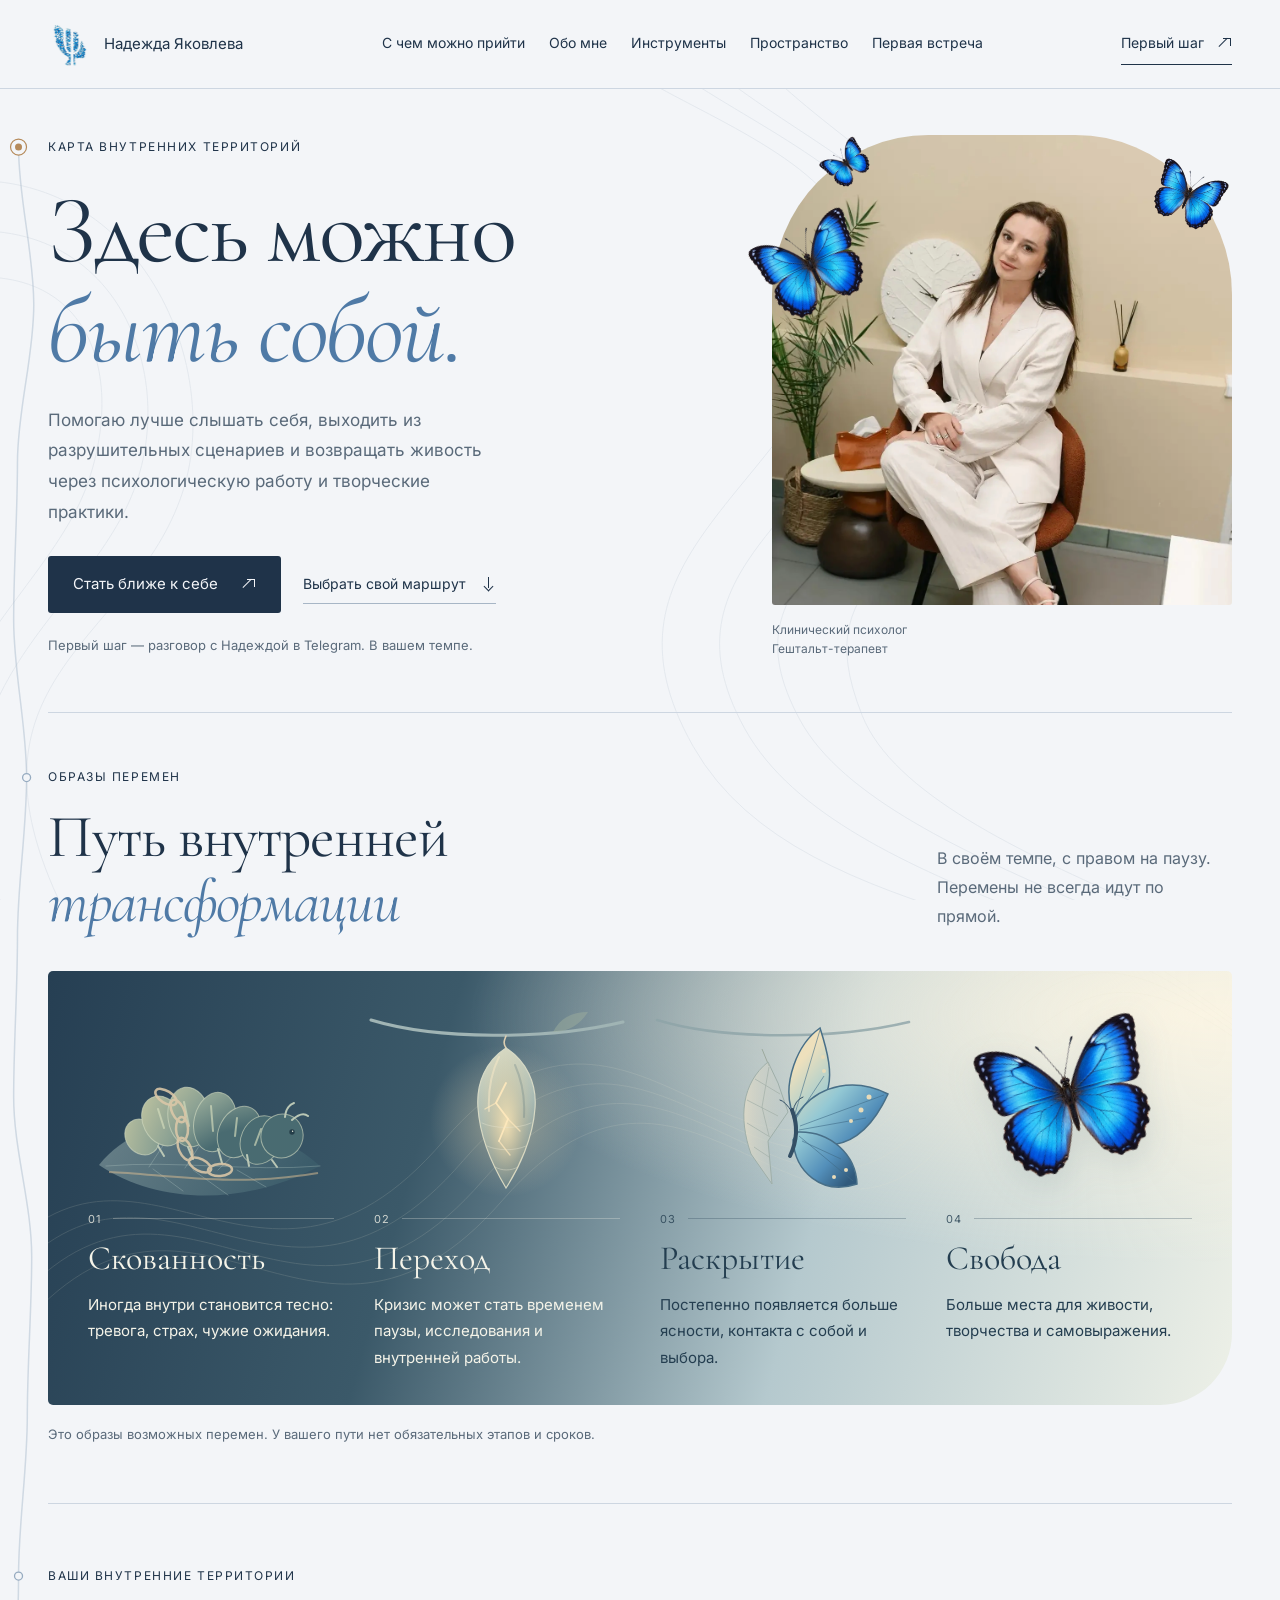
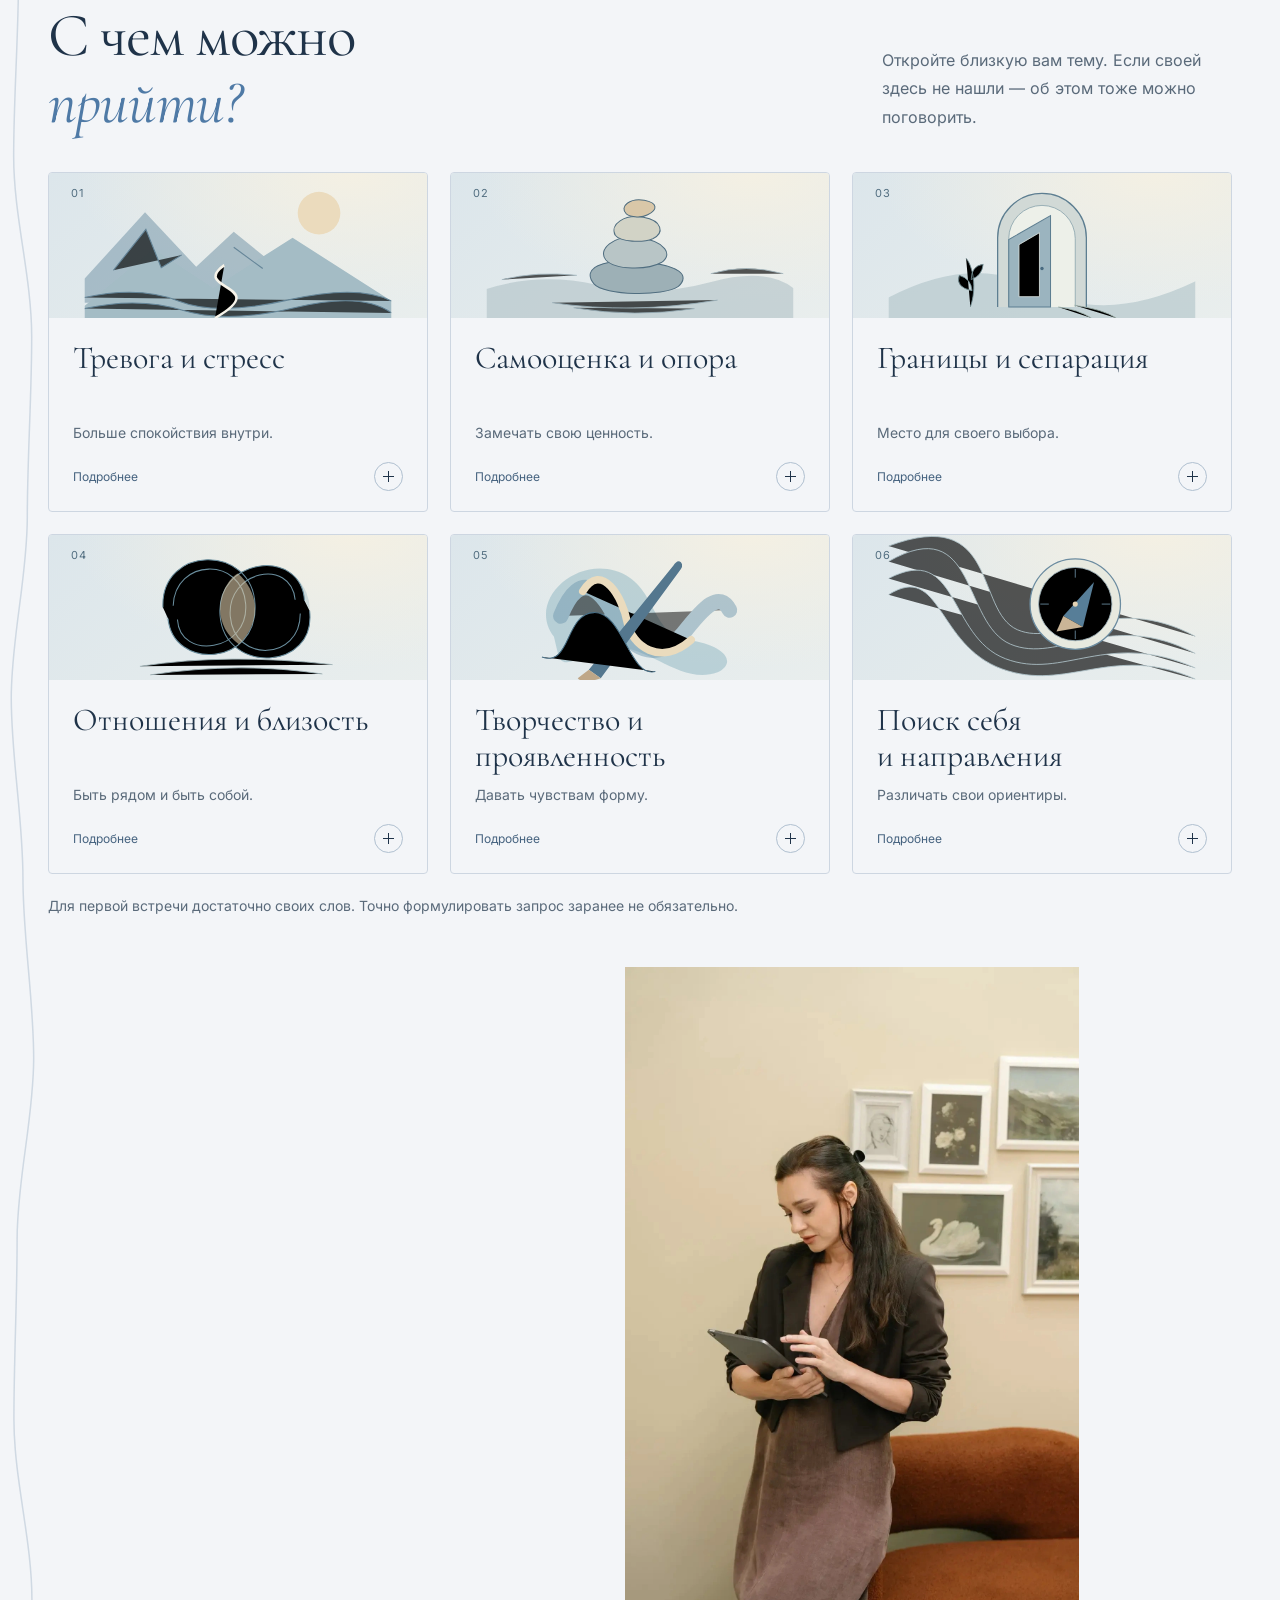
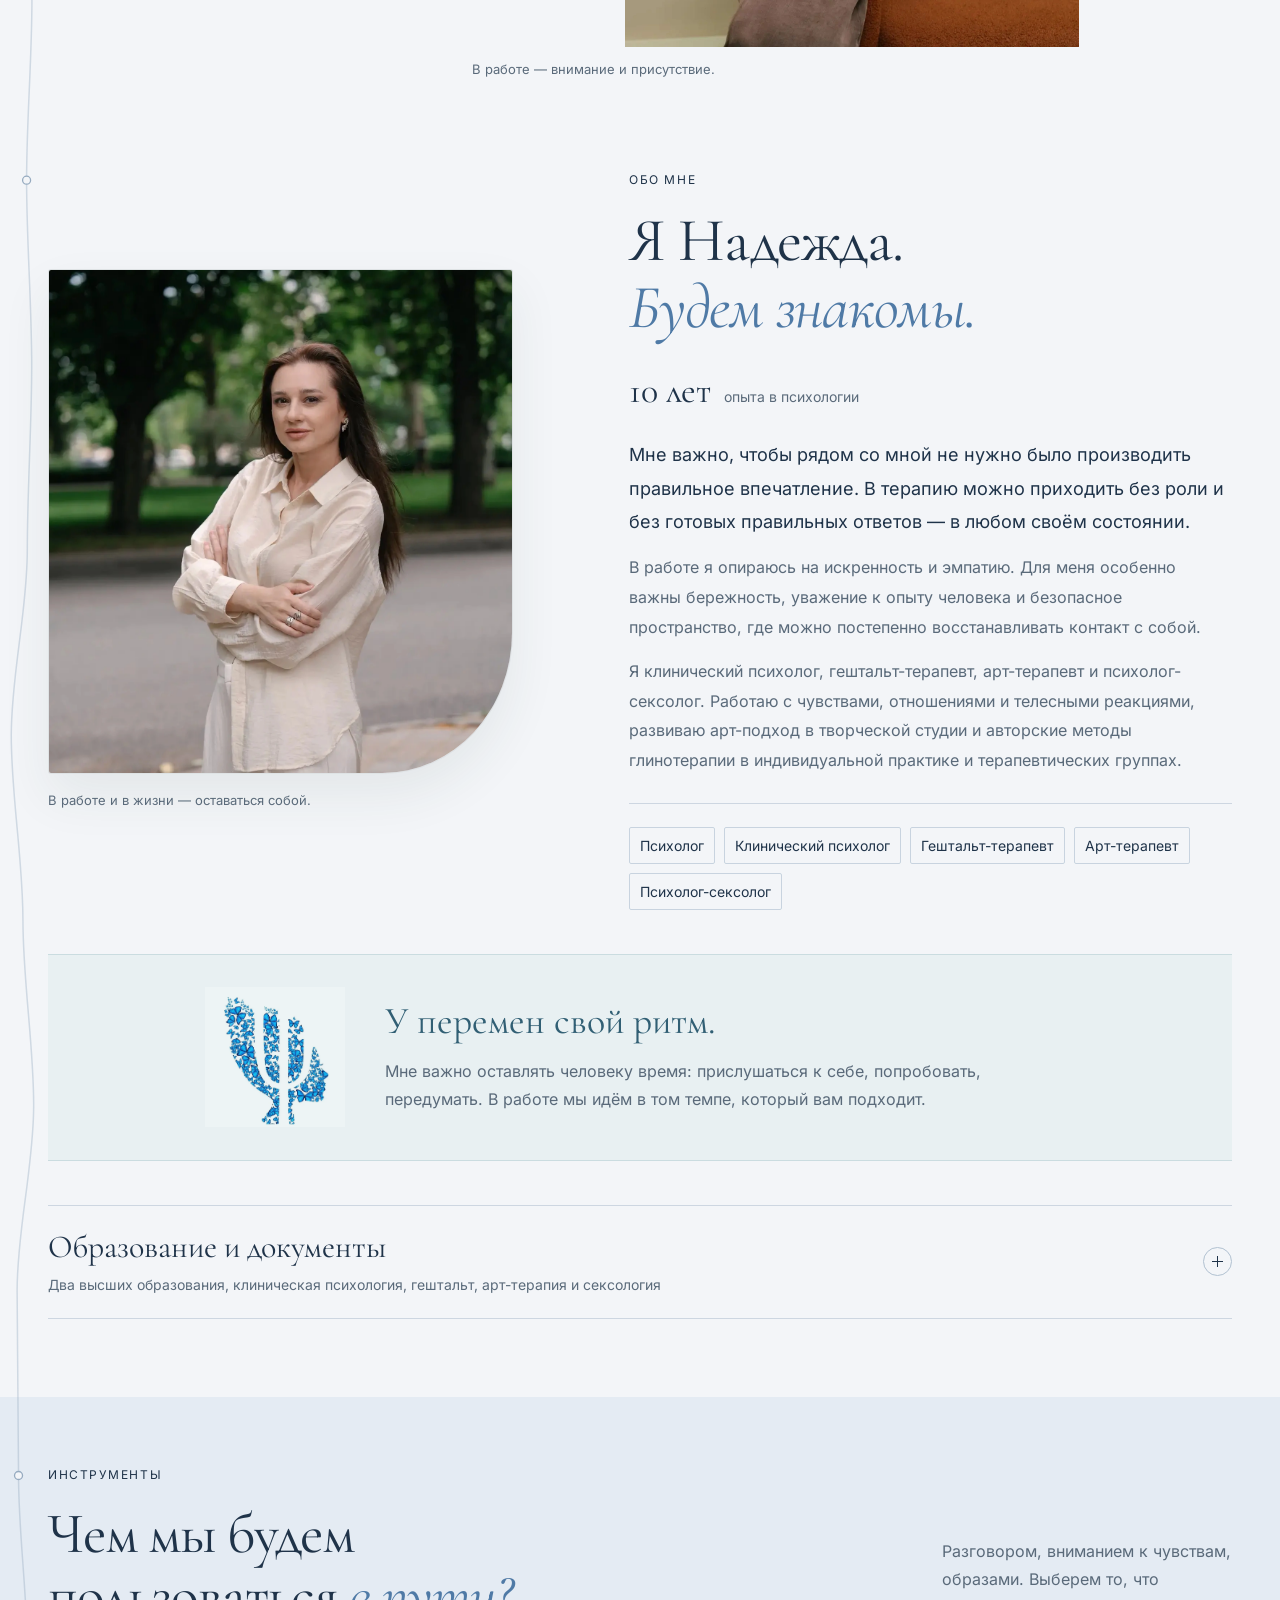
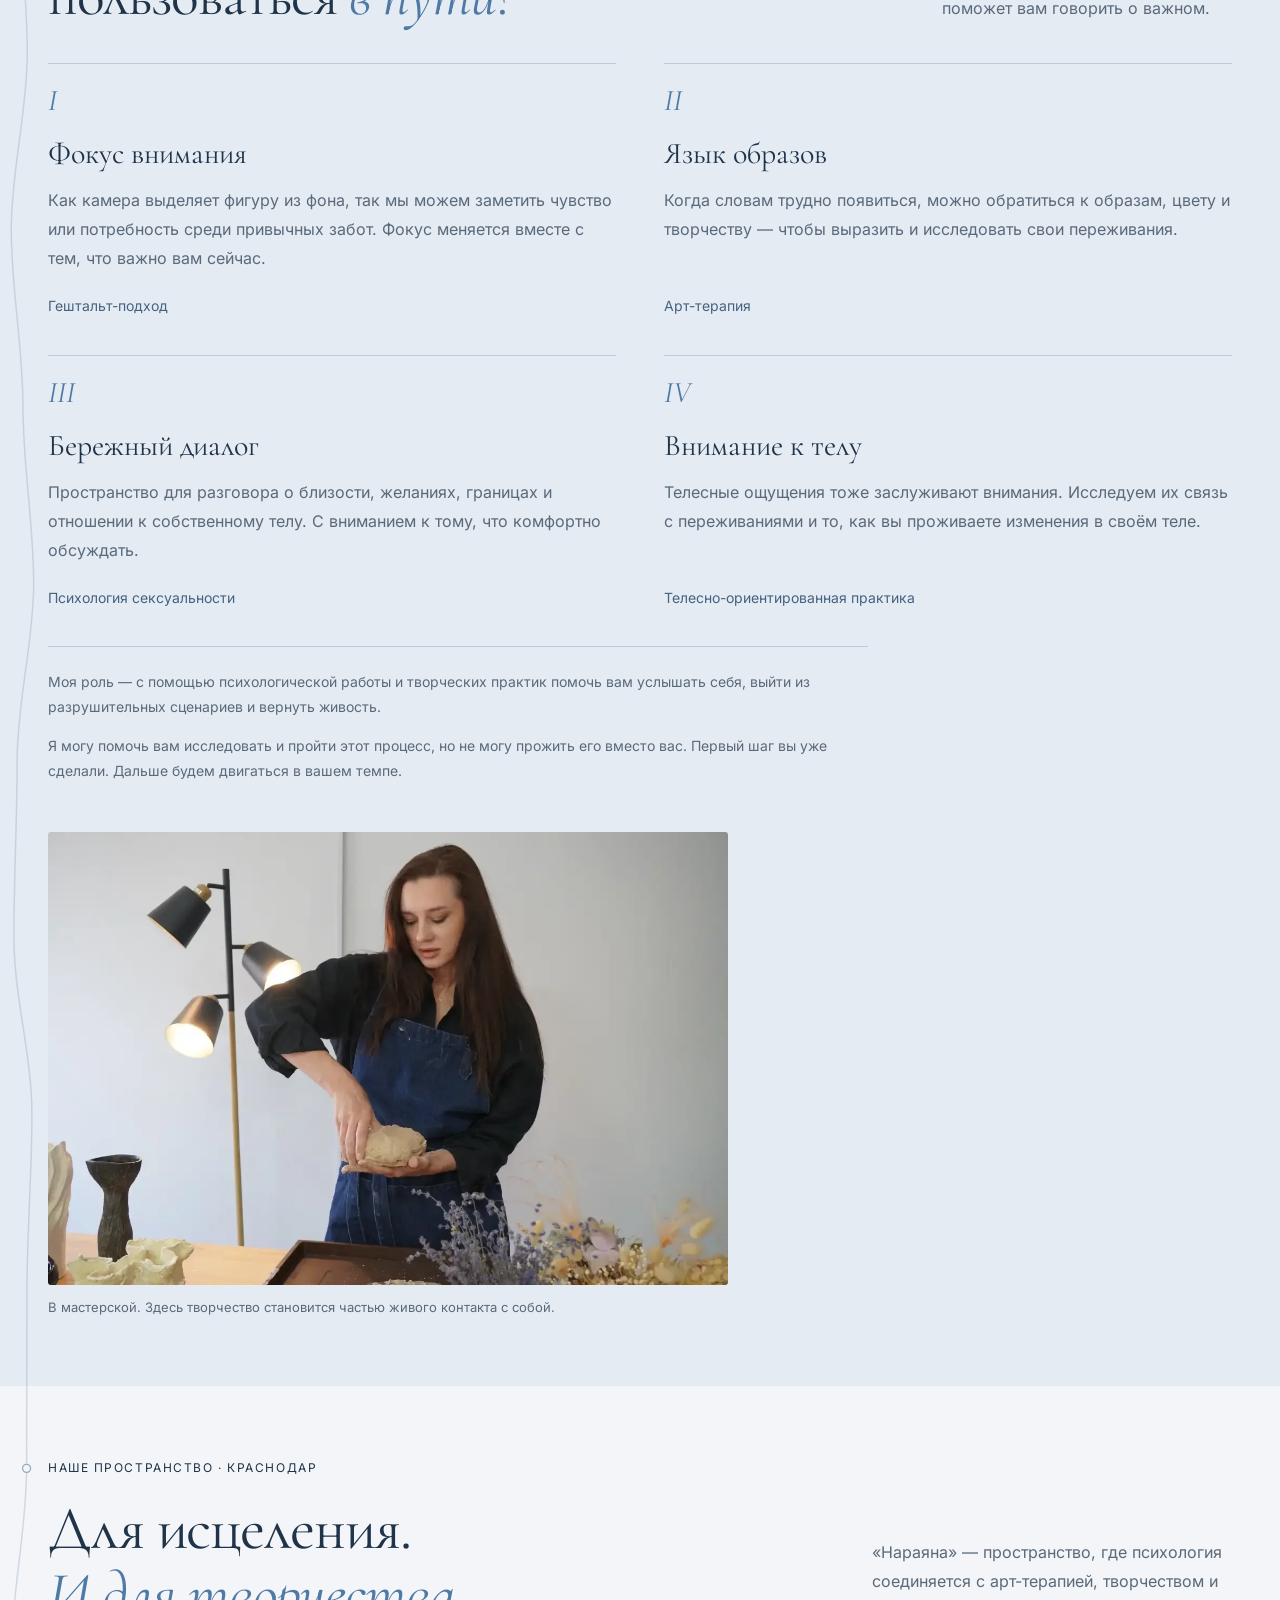
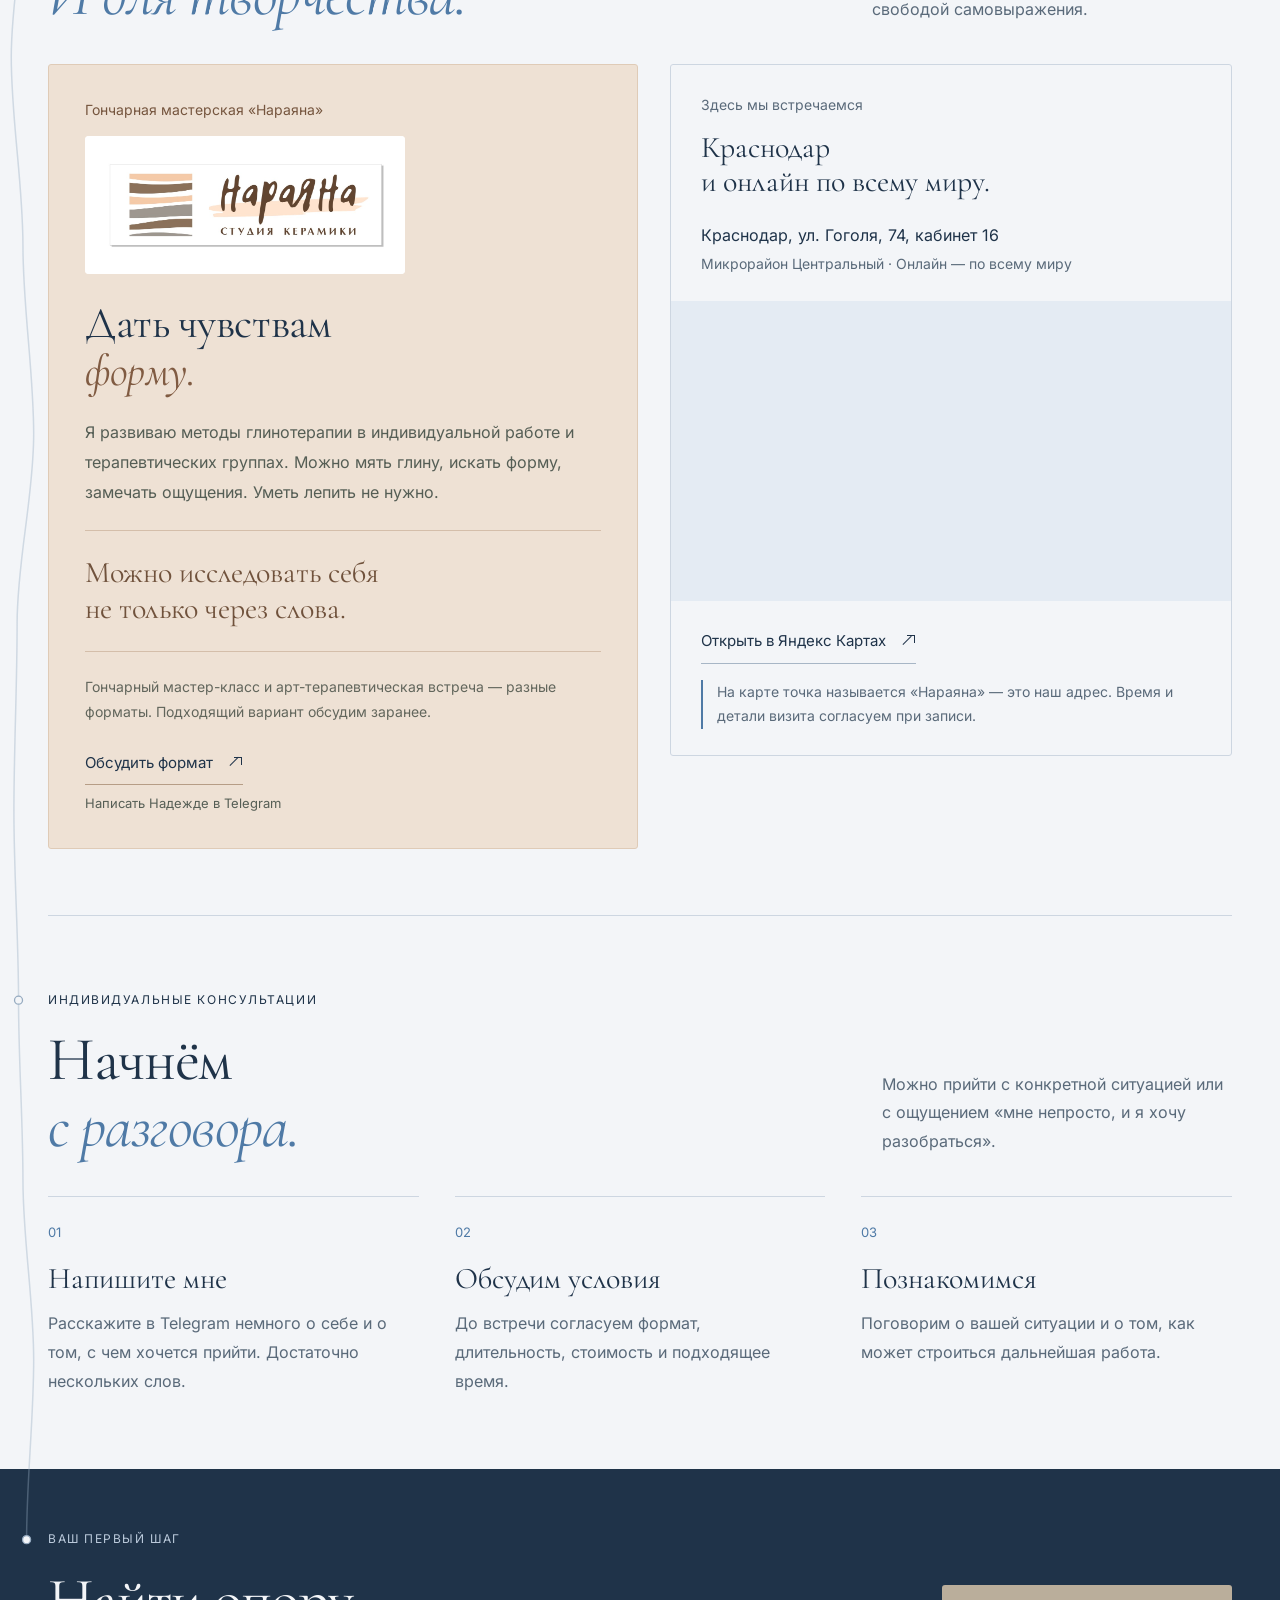
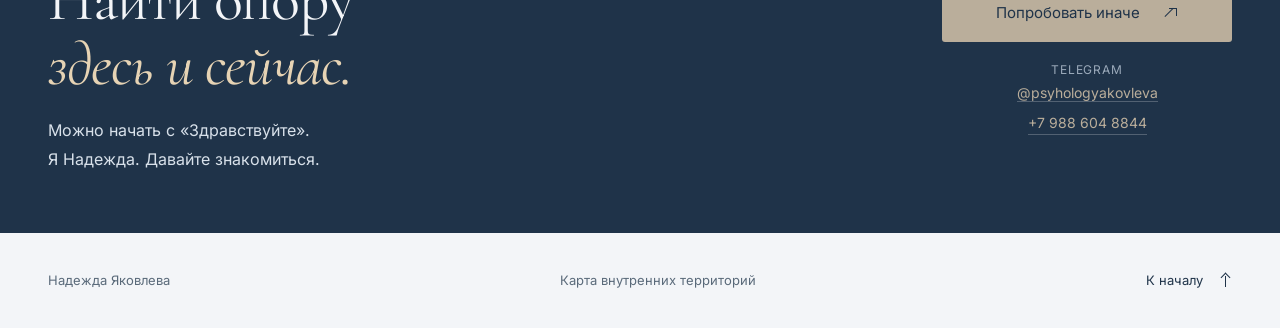
<file: index.html>
<!doctype html>
<html lang="ru" data-theme="blue">
<head>
  <meta charset="utf-8">
  <meta name="viewport" content="width=device-width, initial-scale=1">
  <meta name="theme-color" content="#f3f5f8">
  <meta name="description" content="Надежда Яковлева — клинический психолог, гештальт-терапевт, арт-терапевт, психолог-сексолог. Пространство, чтобы услышать себя и найти внутреннюю опору.">
  <meta name="robots" content="index, follow, max-image-preview:large">
  <link rel="canonical" href="https://psy-yakovleva.ru/">
  <meta property="og:type" content="website">
  <meta property="og:locale" content="ru_RU">
  <meta property="og:site_name" content="Надежда Яковлева">
  <meta property="og:title" content="Надежда Яковлева">
  <meta property="og:description" content="Клинический психолог · Гештальт-терапевт">
  <meta property="og:url" content="https://psy-yakovleva.ru/">
  <meta property="og:image" content="https://psy-yakovleva.ru/assets/social-preview.jpg">
  <meta property="og:image:secure_url" content="https://psy-yakovleva.ru/assets/social-preview.jpg">
  <meta property="og:image:type" content="image/jpeg">
  <meta property="og:image:width" content="1200">
  <meta property="og:image:height" content="630">
  <meta property="og:image:alt" content="Надежда Яковлева — клинический психолог и гештальт-терапевт.">
  <meta name="twitter:card" content="summary_large_image">
  <meta name="twitter:title" content="Надежда Яковлева">
  <meta name="twitter:description" content="Клинический психолог · Гештальт-терапевт">
  <meta name="twitter:image" content="https://psy-yakovleva.ru/assets/social-preview.jpg">
  <meta name="twitter:image:alt" content="Надежда Яковлева — клинический психолог и гештальт-терапевт">
  <title>Надежда Яковлева — Карта внутренних территорий</title>
  <link rel="icon" type="image/webp" href="assets/nadezhda-butterfly-mark.webp">
  <link rel="stylesheet" href="styles.css?v=20261004">
  <script>try{const q=new URLSearchParams(location.search).get("theme");const saved=localStorage.getItem("nadezhda-theme");const t=(q==="blue"||q==="sand")?q:((saved==="blue"||saved==="sand")?saved:"blue");if(t==="blue")document.documentElement.dataset.theme="blue";else delete document.documentElement.dataset.theme;if(q==="blue"||q==="sand")localStorage.setItem("nadezhda-theme",q)}catch(e){}</script>
  <script src="script.js?v=20261004" defer></script>
</head>
<body>
  <a class="skip-link" href="#main">Перейти к содержанию</a>
  <svg class="map-contours" viewBox="0 0 1440 1100" preserveAspectRatio="xMidYMid slice" aria-hidden="true" focusable="false">
    <g fill="none">
      <path d="M660 -80C490 115 1020 125 960 345S655 630 780 850 1300 1030 1350 1200"/>
      <path d="M715 -80C545 100 1080 155 1020 370S730 635 838 830 1370 1060 1410 1200"/>
      <path d="M770 -80C610 110 1145 180 1075 405S805 645 900 820 1460 1070 1480 1200"/>
      <path d="M830 -80C690 105 1200 220 1130 440S900 640 970 815 1540 1080 1550 1200"/>
      <path d="M-140 235C125 135 260 400 205 565S-50 770 65 1020"/>
      <path d="M-130 290C105 205 205 405 153 555S-110 790 10 1045"/>
      <path d="M-130 345C80 265 148 405 100 550S-170 805 -45 1080"/>
    </g>
  </svg>
  <svg id="journey-track" class="journey-track" aria-hidden="true" focusable="false" hidden>
    <defs><linearGradient id="journey-ink" x1="0" y1="0" x2="0" y2="3500" gradientUnits="userSpaceOnUse"><stop class="journey-ink-start" stop-color="#657c60"/><stop class="journey-ink-mid" offset=".67" stop-color="#a77e53"/><stop class="journey-ink-end" offset="1" stop-color="#dec7a7"/></linearGradient></defs>
    <path class="journey-base" id="journey-base" fill="none"/>
    <path class="journey-progress" id="journey-progress" fill="none"/>
    <g id="journey-stops"></g>
    <g class="journey-marker" id="journey-marker"><circle class="journey-halo" r="8"/><circle class="journey-dot" r="3.5"/></g>
  </svg>
  <div class="journey-butterfly" id="journey-butterfly" aria-hidden="true" hidden><span class="morpho"><span class="morpho-wing wing-left"></span><span class="morpho-wing wing-right"></span><span class="morpho-body"></span></span></div>
  <header class="header">
    <div class="header-inner wrap">
      <a class="brand" href="#home" aria-label="Надежда Яковлева — на главную"><img class="brand-butterflies" src="assets/nadezhda-butterfly-mark.webp" width="698" height="700" alt=""><span>Надежда Яковлева</span></a>
      <nav class="desktop-nav" aria-label="Основная навигация"><a href="#map">С чем можно прийти</a><a href="#about">Обо мне</a><a href="#approach">Инструменты</a><a href="#space">Пространство</a><a href="#meeting">Первая встреча</a></nav>
      <a class="header-contact" href="https://t.me/psyhologyakovleva" target="_blank" rel="noopener noreferrer" aria-label="Первый шаг — написать Надежде в Telegram">Первый шаг <span class="line-icon line-icon-external" aria-hidden="true"></span></a>
      <button class="menu-toggle" type="button" aria-expanded="false" aria-controls="mobile-nav" aria-label="Открыть меню"><span></span><span></span></button>
    </div>
    <nav id="mobile-nav" class="mobile-nav wrap" aria-label="Мобильная навигация" hidden><a href="#map">С чем можно прийти</a><a href="#about">Обо мне</a><a href="#approach">Инструменты</a><a href="#space">Пространство и адрес</a><a href="#meeting">Первая встреча</a><a class="mobile-contact" href="https://t.me/psyhologyakovleva" target="_blank" rel="noopener noreferrer">Начать разговор в Telegram <span class="line-icon line-icon-external" aria-hidden="true"></span></a></nav>
  </header>
  <main id="main">
    <section class="hero wrap" id="home" aria-labelledby="hero-title">
      <div class="hero-copy">
        <p class="eyebrow">Карта внутренних территорий</p>
        <h1 id="hero-title">Здесь можно<br><em>быть собой.</em></h1>
        <p class="hero-description">Помогаю лучше слышать себя, выходить из разрушительных сценариев и возвращать живость через психологическую работу и творческие практики.</p>
        <div class="hero-actions"><a class="button button-dark" href="https://t.me/psyhologyakovleva" target="_blank" rel="noopener noreferrer">Стать ближе к себе <span class="line-icon line-icon-external" aria-hidden="true"></span></a><a class="text-link" href="#map">Выбрать свой маршрут <span class="line-icon line-icon-down" aria-hidden="true"></span></a></div>
        <p class="hero-note">Первый шаг — разговор с Надеждой в Telegram. В вашем темпе.</p>
      </div>
      <figure class="hero-photo"><div class="portrait-frame"><div class="hero-photo-crop"><img src="assets/portrait-studio.webp" width="1280" height="1920" alt="Надежда Яковлева в кабинете" fetchpriority="high"></div><div class="morpho-scene hero-flight" aria-hidden="true"><span class="morpho-flight butterfly-one"><span class="morpho"><span class="morpho-wing wing-left"></span><span class="morpho-wing wing-right"></span><span class="morpho-body"></span></span></span><span class="morpho-flight butterfly-two"><span class="morpho"><span class="morpho-wing wing-left"></span><span class="morpho-wing wing-right"></span><span class="morpho-body"></span></span></span><span class="morpho-flight butterfly-three"><span class="morpho"><span class="morpho-wing wing-left"></span><span class="morpho-wing wing-right"></span><span class="morpho-body"></span></span></span></div></div><figcaption><span>Клинический психолог</span><span>Гештальт-терапевт</span></figcaption></figure>
    </section>

    <section id="transformation" class="transformation-section wrap" aria-labelledby="transformation-title">
      <div class="section-heading"><div><p class="eyebrow">Образы перемен</p><h2 id="transformation-title">Путь внутренней<br><em>трансформации</em></h2></div><p>В своём темпе, с правом на паузу. Перемены не всегда идут по прямой.</p></div>
      <div class="transformation-landscape">
        <svg class="transformation-contours" viewBox="0 0 1200 440" preserveAspectRatio="none" aria-hidden="true" focusable="false"><g fill="none" stroke="currentColor"><path d="M-80 330C80 90 206 400 401 172S717 314 875 80 1120 16 1290 106"/><path d="M-70 350C100 103 225 420 421 192S737 334 895 100 1140 36 1310 126"/><path d="M-60 370C120 116 244 440 441 212S757 354 915 120 1160 56 1330 146"/><path d="M-50 390C140 129 263 460 461 232S777 374 935 140 1180 76 1350 166"/></g></svg>
        <ol class="transformation-path" aria-label="Четыре образа внутренней трансформации">
          <li class="transformation-stage stage-bound">
            <div class="stage-art"><img src="assets/transformation-caterpillar.svg" width="260" height="210" alt="Гусеница на листе, окружённая свободной петлёй из звеньев" loading="lazy"></div>
            <div class="stage-copy"><span class="stage-number" aria-hidden="true">01</span><h3>Скованность</h3><p>Иногда внутри становится тесно: тревога, страх, чужие ожидания.</p></div>
          </li>
          <li class="transformation-stage stage-pause">
            <div class="stage-art"><img src="assets/transformation-cocoon.svg" width="260" height="210" alt="Кокон на ветке с тонкой светлой линией" loading="lazy"></div>
            <div class="stage-copy"><span class="stage-number" aria-hidden="true">02</span><h3>Переход</h3><p>Кризис может стать временем паузы, исследования и внутренней работы.</p></div>
          </li>
          <li class="transformation-stage stage-opening">
            <div class="stage-art"><img src="assets/transformation-opening.svg" width="260" height="210" alt="Бабочка постепенно раскрывает крылья у кокона" loading="lazy"></div>
            <div class="stage-copy"><span class="stage-number" aria-hidden="true">03</span><h3>Раскрытие</h3><p>Постепенно появляется больше ясности, контакта с собой и выбора.</p></div>
          </li>
          <li class="transformation-stage stage-free">
            <div class="stage-art morpho-scene"><span class="stage-butterfly morpho" aria-hidden="true"><span class="morpho-wing wing-left"></span><span class="morpho-wing wing-right"></span><span class="morpho-body"></span></span><span class="visually-hidden">Синяя бабочка с расправленными крыльями</span></div>
            <div class="stage-copy"><span class="stage-number" aria-hidden="true">04</span><h3>Свобода</h3><p>Больше места для живости, творчества и самовыражения.</p></div>
          </li>
        </ol>
      </div>
      <p class="transformation-note">Это образы возможных перемен. У вашего пути нет обязательных этапов и сроков.</p>
    </section>

    <section id="map" class="topics-section wrap" aria-labelledby="map-title">
      <div class="section-heading"><div><p class="eyebrow">Ваши внутренние территории</p><h2 id="map-title">С чем можно<br><em>прийти?</em></h2></div><p>Откройте близкую вам тему. Если своей здесь не нашли — об этом тоже можно поговорить.</p></div>
      <div class="territories">
        <details class="route territory" name="conversation-topics" id="route-anxiety" data-topic="anxiety">
          <summary>
            <span class="territory-art" aria-hidden="true"><span class="territory-number">01</span><svg viewBox="0 0 360 170" focusable="false"><use href="assets/territories.svg#quiet"/></svg></span>
            <span class="territory-label"><span class="route-name">Тревога и стресс</span><span class="route-subtitle">Больше спокойствия внутри.</span></span>
            <span class="territory-toggle"><span class="territory-more">Подробнее</span><span class="territory-less">Свернуть</span><span class="route-icon" aria-hidden="true"></span></span>
          </summary>
          <div class="route-body"><p>Тревожные и депрессивные состояния, панические атаки, ПТСР и кПТСР. Психосоматические проявления, телесные реакции и психологическая адаптация после физических травм.</p><p>Можно начать с того, что вы чувствуете, даже если пока трудно найти слова.</p></div>
        </details>
        <details class="route territory" name="conversation-topics" id="route-quiet" data-topic="quiet">
          <summary>
            <span class="territory-art" aria-hidden="true"><span class="territory-number">02</span><svg viewBox="0 0 360 170" focusable="false"><use href="assets/territories.svg#ground"/></svg></span>
            <span class="territory-label"><span class="route-name">Самооценка и опора</span><span class="route-subtitle">Замечать свою ценность.</span></span>
            <span class="territory-toggle"><span class="territory-more">Подробнее</span><span class="territory-less">Свернуть</span><span class="route-icon" aria-hidden="true"></span></span>
          </summary>
          <div class="route-body"><p>Неуверенность, самокритика, чувство вины и трудности с принятием себя. Эмоциональные трудности, потеря интереса и ощущение пустоты.</p><p>Исследуем, что помогает поддерживать себя и обходиться со своими чувствами.</p></div>
        </details>
        <details class="route territory" name="conversation-topics" id="route-adult" data-topic="adult">
          <summary>
            <span class="territory-art" aria-hidden="true"><span class="territory-number">03</span><svg viewBox="0 0 360 170" focusable="false"><use href="assets/territories.svg#threshold"/></svg></span>
            <span class="territory-label"><span class="route-name">Границы и сепарация</span><span class="route-subtitle">Место для своего выбора.</span></span>
            <span class="territory-toggle"><span class="territory-more">Подробнее</span><span class="territory-less">Свернуть</span><span class="route-icon" aria-hidden="true"></span></span>
          </summary>
          <div class="route-body"><p>Личные границы, сепарация и детско-родительские отношения. Детские травмы и травмы развития, чужие ожидания и трудность сказать «нет».</p><p>Из детства во взрослость: как замечать свои желания и принимать собственные решения.</p></div>
        </details>
        <details class="route territory" name="conversation-topics" id="route-relations" data-topic="relations">
          <summary>
            <span class="territory-art" aria-hidden="true"><span class="territory-number">04</span><svg viewBox="0 0 360 170" focusable="false"><use href="assets/territories.svg#closeness"/></svg></span>
            <span class="territory-label"><span class="route-name">Отношения и близость</span><span class="route-subtitle">Быть рядом и быть собой.</span></span>
            <span class="territory-toggle"><span class="territory-more">Подробнее</span><span class="territory-less">Свернуть</span><span class="route-icon" aria-hidden="true"></span></span>
          </summary>
          <div class="route-body"><p>Отношения в паре, конфликты, одиночество и трудности с близостью. Вопросы сексуальности и половой идентичности, желания и отношение к собственному телу.</p><p>Говорим о том, что для вас важно, с уважением к вашим границам.</p></div>
        </details>
        <details class="route territory" name="conversation-topics" id="route-self" data-topic="self">
          <summary>
            <span class="territory-art" aria-hidden="true"><span class="territory-number">05</span><svg viewBox="0 0 360 170" focusable="false"><use href="assets/territories.svg#expression"/></svg></span>
            <span class="territory-label"><span class="route-name">Творчество и проявленность</span><span class="route-subtitle">Давать чувствам форму.</span></span>
            <span class="territory-toggle"><span class="territory-more">Подробнее</span><span class="territory-less">Свернуть</span><span class="route-icon" aria-hidden="true"></span></span>
          </summary>
          <div class="route-body"><p>Страх оценки, трудность выражать себя, творческий поиск и потеря вдохновения. Возможность исследовать чувства через образы, глину и другие арт-практики.</p><p>Уметь рисовать или лепить не обязательно. Можно пробовать и замечать, что вам откликается.</p></div>
        </details>
        <details class="route territory" name="conversation-topics" id="route-direction" data-topic="direction">
          <summary>
            <span class="territory-art" aria-hidden="true"><span class="territory-number">06</span><svg viewBox="0 0 360 170" focusable="false"><use href="assets/territories.svg#direction"/></svg></span>
            <span class="territory-label"><span class="route-name">Поиск себя и направления</span><span class="route-subtitle">Различать свои ориентиры.</span></span>
            <span class="territory-toggle"><span class="territory-more">Подробнее</span><span class="territory-less">Свернуть</span><span class="route-icon" aria-hidden="true"></span></span>
          </summary>
          <div class="route-body"><p>Самопознание, жизненные перемены и поиск смысла. Профориентация, смена профессии, бизнес-психология и вопросы собственного дела.</p><p>Посмотрим, чего хочется именно вам и на что можно опереться в выборе.</p></div>
        </details>
      </div>
      <p class="topics-note">Для первой встречи достаточно своих слов. Точно формулировать запрос заранее не обязательно.</p>
    </section>

    <section class="about-section wrap" id="about" aria-labelledby="about-title">
      <figure class="about-photo"><img src="assets/portrait.webp" width="1280" height="1920" alt="Надежда Яковлева в парке" loading="lazy"><figcaption>В работе и в жизни — оставаться собой.</figcaption></figure>
      <div class="about-copy"><p class="eyebrow">Обо мне</p><h2 id="about-title">Я Надежда.<br><em>Будем знакомы.</em></h2><p class="experience-note"><strong>10 лет</strong><span>опыта в психологии</span></p><p class="lead">Мне важно, чтобы рядом со мной не нужно было производить правильное впечатление. В терапию можно приходить без роли и без готовых правильных ответов — в любом своём состоянии.</p><p>В работе я опираюсь на искренность и эмпатию. Для меня особенно важны бережность, уважение к опыту человека и безопасное пространство, где можно постепенно восстанавливать контакт с собой.</p><p>Я клинический психолог, гештальт-терапевт, арт-терапевт и психолог-сексолог. Работаю с чувствами, отношениями и телесными реакциями, развиваю арт-подход в творческой студии и авторские методы глинотерапии в индивидуальной практике и терапевтических группах.</p><div class="qualifications" aria-label="Мои специализации"><span>Психолог</span><span>Клинический психолог</span><span>Гештальт-терапевт</span><span>Арт-терапевт</span><span>Психолог-сексолог</span></div></div>
      <div class="symbol-note"><img src="assets/nadezhda-butterfly-mark.webp" width="698" height="700" alt="Знак психологического центра Надежды Яковлевой, составленный из синих бабочек" loading="lazy"><div><h3>У перемен свой ритм.</h3><p>Мне важно оставлять человеку время: прислушаться к себе, попробовать, передумать. В работе мы идём в том темпе, который вам подходит.</p></div></div>
      <details class="education-panel" id="education">
        <summary><span><span class="education-title">Образование и документы</span><span class="education-caption">Два высших образования, клиническая психология, гештальт, арт-терапия и сексология</span></span><span class="route-icon" aria-hidden="true"></span></summary>
        <div class="education-grid">
          <article class="education-item"><p class="education-year">2005 · Высшее образование</p><h3>Психология</h3><p>Кубанский государственный университет. Квалификация «Психолог. Преподаватель психологии».</p><a class="document-link" href="assets/diploma-kubsu-2005.webp" target="_blank" rel="noopener noreferrer" aria-label="Открыть диплом Кубанского государственного университета в полном размере"><img src="assets/diploma-kubsu-2005-thumb.webp" alt="Диплом Кубанского государственного университета по специальности «Психология», 2005 год" width="520" height="736" loading="lazy"><span>Открыть диплом <span class="line-icon line-icon-external" aria-hidden="true"></span></span></a></article>
          <article class="education-item"><p class="education-year">2006 · Высшее образование</p><h3>Переводчик в сфере профессиональных коммуникаций</h3><p>Кубанский государственный университет, обучение в 2002–2006 годах.</p><a class="document-link" href="assets/diploma-second-20260922.webp" target="_blank" rel="noopener noreferrer" aria-label="Открыть диплом о дополнительной квалификации в полном размере"><img src="assets/diploma-second-2006-thumb.webp" alt="Диплом о дополнительной квалификации «Переводчик в сфере профессиональной коммуникации», 2006 год" width="520" height="365" loading="lazy"><span>Открыть диплом <span class="line-icon line-icon-external" aria-hidden="true"></span></span></a></article>
          <article class="education-item"><p class="education-year">2024 · 744 часа</p><h3>Клиническая психология</h3><p>Профессиональная переподготовка. Институт прикладной психологии в социальной сфере.</p><a class="document-link" href="assets/diploma-clinical-2024-full.webp" target="_blank" rel="noopener noreferrer" aria-label="Открыть диплом по клинической психологии в полном размере"><img src="assets/diploma-clinical-2024-thumb.webp" alt="Диплом Надежды Владимировны Яковлевой о квалификации клинического психолога, 2024 год" width="520" height="367" loading="lazy"><span>Открыть диплом <span class="line-icon line-icon-external" aria-hidden="true"></span></span></a></article>
          <article class="education-item"><p class="education-year">2026 · Сертификат</p><h3>Гештальт-терапия</h3><p>Теория и практика гештальт-терапии. Программа «Московский Гештальт Институт».</p><a class="document-link" href="assets/certificate-gestalt-2026-full.webp" target="_blank" rel="noopener noreferrer" aria-label="Открыть сертификат по гештальт-терапии в полном размере"><img src="assets/certificate-gestalt-2026-thumb.webp" alt="Сертификат Надежды Владимировны Яковлевой по гештальт-терапии, выдан 30 марта 2026 года" width="520" height="369" loading="lazy"><span>Открыть сертификат <span class="line-icon line-icon-external" aria-hidden="true"></span></span></a></article>
          <article class="education-item"><p class="education-year">2025 · 565 часов</p><h3>Арт-терапия</h3><p>Профессиональная переподготовка. Институт прикладной психологии в социальной сфере.</p><a class="document-rotated" href="assets/diploma-art-2025-full.webp" target="_blank" rel="noopener noreferrer" aria-label="Открыть диплом по арт-терапии в полном размере"><img src="assets/diploma-art-2025-thumb.webp" alt="Диплом Надежды Владимировны Яковлевой о квалификации арт-терапевта, 2025 год" width="520" height="723" loading="lazy"></a><a class="document-original" href="assets/diploma-art-2025-full.webp" target="_blank" rel="noopener noreferrer">Открыть оригинал диплома <span class="line-icon line-icon-external" aria-hidden="true"></span></a></article>
          <article class="education-item"><p class="education-year">2023 · 320 часов</p><h3>Прикладная сексология</h3><p>Профессиональная переподготовка. Институт прикладной психологии в социальной сфере.</p><a class="document-link" href="assets/diploma-sexology-2023-full.webp" target="_blank" rel="noopener noreferrer" aria-label="Открыть диплом по прикладной сексологии в полном размере"><img src="assets/diploma-sexology-2023-thumb.webp" alt="Диплом Надежды Владимировны Яковлевой по прикладной сексологии, 2023 год" width="520" height="362" loading="lazy"><span>Открыть диплом <span class="line-icon line-icon-external" aria-hidden="true"></span></span></a></article>
        </div>
      </details>
    </section>

    <section id="approach" class="approach-section" aria-labelledby="approach-title"><div class="wrap"><div class="section-heading"><div><p class="eyebrow">Инструменты</p><h2 id="approach-title">Чем мы будем<br>пользоваться <em>в пути?</em></h2></div><p>Разговором, вниманием к чувствам, образами. Выберем то, что поможет вам говорить о важном.</p></div><div class="approach-grid">
      <article><span class="approach-no" aria-hidden="true">I</span><h3>Фокус внимания</h3><p>Как камера выделяет фигуру из фона, так мы можем заметить чувство или потребность среди привычных забот. Фокус меняется вместе с тем, что важно вам сейчас.</p><span class="method-label">Гештальт-подход</span></article>
      <article><span class="approach-no" aria-hidden="true">II</span><h3>Язык образов</h3><p>Когда словам трудно появиться, можно обратиться к образам, цвету и творчеству — чтобы выразить и исследовать свои переживания.</p><span class="method-label">Арт-терапия</span></article>
      <article><span class="approach-no" aria-hidden="true">III</span><h3>Бережный диалог</h3><p>Пространство для разговора о близости, желаниях, границах и отношении к собственному телу. С вниманием к тому, что комфортно обсуждать.</p><span class="method-label">Психология сексуальности</span></article>
      <article><span class="approach-no" aria-hidden="true">IV</span><h3>Внимание к телу</h3><p>Телесные ощущения тоже заслуживают внимания. Исследуем их связь с переживаниями и то, как вы проживаете изменения в своём теле.</p><span class="method-label">Телесно-ориентированная практика</span></article>
    </div><div class="process-note"><p>Моя роль — с помощью психологической работы и творческих практик помочь вам услышать себя, выйти из разрушительных сценариев и вернуть живость.</p><p>Я могу помочь вам исследовать и пройти этот процесс, но не могу прожить его вместо вас. Первый шаг вы уже сделали. Дальше будем двигаться в вашем темпе.</p></div></div></section>

    <section id="space" class="space-section wrap" aria-labelledby="space-title">
      <div class="section-heading"><div><p class="eyebrow">Наше пространство · Краснодар</p><h2 id="space-title">Для исцеления.<br><em>И для творчества.</em></h2></div><p>«Нараяна» — пространство, где психология соединяется с арт-терапией, творчеством и свободой самовыражения.</p></div>
      <div class="space-grid">
        <article class="clay-card" aria-labelledby="clay-title">
          <p class="clay-label">Гончарная мастерская «Нараяна»</p>
          <img class="narayana-logo" src="assets/narayana-logo-20260922.jpg" width="1114" height="483" alt="Нараяна — студия керамики" loading="lazy">
          <h3 id="clay-title">Дать чувствам<br><em>форму.</em></h3>
          <p>Я развиваю методы глинотерапии в индивидуальной работе и терапевтических группах. Можно мять глину, искать форму, замечать ощущения. Уметь лепить не нужно.</p>
          <p class="clay-question">Можно исследовать себя не только через слова.</p>
          <p class="clay-note">Гончарный мастер-класс и арт-терапевтическая встреча — разные форматы. Подходящий вариант обсудим заранее.</p>
          <a class="text-link" href="https://t.me/psyhologyakovleva" target="_blank" rel="noopener noreferrer" aria-label="Дать чувствам форму — обсудить встречу с глиной в Telegram">Обсудить формат <span class="line-icon line-icon-external" aria-hidden="true"></span></a><p class="action-hint">Написать Надежде в Telegram</p>
        </article>
        <div class="place-card">
          <div class="place-copy"><p class="place-label">Здесь мы встречаемся</p><h3>Краснодар<br>и онлайн по всему миру.</h3><address>Краснодар, ул. Гоголя, 74, кабинет 16<span>Микрорайон Центральный · Онлайн — по всему миру</span></address></div>
          <iframe class="place-map" src="https://yandex.ru/map-widget/v1/?mode=search&amp;oid=99833103801&amp;ol=biz&amp;z=16" title="Нараяна и психологический центр — Краснодар, улица Гоголя, 74" width="560" height="300" loading="lazy" allowfullscreen referrerpolicy="strict-origin-when-cross-origin"></iframe>
          <div class="place-links"><a class="text-link" href="https://yandex.ru/maps/-/CTtc5-K3" target="_blank" rel="noopener noreferrer">Открыть в Яндекс Картах <span class="line-icon line-icon-external" aria-hidden="true"></span></a><p>На карте точка называется «Нараяна» — это наш адрес. Время и детали визита согласуем при записи.</p></div>
        </div>
      </div>
      <div class="studio-gallery" aria-label="Фотографии Надежды и мастерской">
        <figure><img src="assets/sea.webp" width="1280" height="1920" alt="Надежда Яковлева с планшетом" loading="lazy"><figcaption>В работе — внимание и присутствие.</figcaption></figure>
        <figure><img src="assets/clay-work.webp" width="1280" height="853" alt="Надежда разминает глину в мастерской" loading="lazy"><figcaption>В мастерской. Здесь творчество становится частью живого контакта с собой.</figcaption></figure>
        
      </div>
    </section>

    <section id="meeting" class="meeting-section wrap" aria-labelledby="meeting-title"><div class="section-heading"><div><p class="eyebrow">Индивидуальные консультации</p><h2 id="meeting-title">Начнём<br><em>с разговора.</em></h2></div><p>Можно прийти с конкретной ситуацией или с ощущением «мне непросто, и я хочу разобраться».</p></div><ol class="steps"><li><span>01</span><h3>Напишите мне</h3><p>Расскажите в Telegram немного о себе и о том, с чем хочется прийти. Достаточно нескольких слов.</p></li><li><span>02</span><h3>Обсудим условия</h3><p>До встречи согласуем формат, длительность, стоимость и подходящее время.</p></li><li><span>03</span><h3>Познакомимся</h3><p>Поговорим о вашей ситуации и о том, как может строиться дальнейшая работа.</p></li></ol></section>

    <section class="contact-section" id="contact" aria-labelledby="contact-title"><div class="wrap contact-inner"><div><p class="eyebrow">Ваш первый шаг</p><h2 id="contact-title">Найти опору<br><em>здесь и сейчас.</em></h2><p>Можно начать с «Здравствуйте».<br>Я Надежда. Давайте знакомиться.</p></div><div class="contact-action"><a class="button button-sand" href="https://t.me/psyhologyakovleva" target="_blank" rel="noopener noreferrer" aria-label="Попробовать иначе — написать Надежде в Telegram">Попробовать иначе <span class="line-icon line-icon-external" aria-hidden="true"></span></a><p class="contact-details"><span>Telegram</span><br><a href="https://t.me/psyhologyakovleva" target="_blank" rel="noopener noreferrer">@psyhologyakovleva</a><br><a class="contact-phone" href="tel:+79886048844">+7 988 604 8844</a></p></div></div></section>
  </main>
  <footer class="footer wrap"><span>Надежда Яковлева</span><span>Карта внутренних территорий</span><a href="#home">К началу <span class="line-icon line-icon-up" aria-hidden="true"></span></a></footer>
</body>
</html>
</file>
<file: styles.css>
@font-face{font-family:Cormorant;src:url('assets/cormorant-cyrillic.woff') format('woff');font-style:normal;font-weight:400;font-display:swap}
@font-face{font-family:Cormorant;src:url('assets/cormorant-cyrillic-italic.woff') format('woff');font-style:italic;font-weight:400;font-display:swap}
@font-face{font-family:Inter;src:url('assets/inter-cyrillic.woff') format('woff');font-style:normal;font-weight:400;font-display:swap}
:root{--paper:#f6f3eb;--ink:#273f3b;--muted:#606b62;--line:#d6dccf;--soft:#e8ede2;--sand:#ead8c1;--accent:#657c60;--ink-hover:#3a574d;--line-strong:#aab8a1;--selection:#d6e1cd;--focus:#a56a39;--hover:#ecefe6;--icon-ring:#b2c0a8;--divider:#c5d0bb;--chip-border:#cbd4c0;--rule:#bccab2;--accent-italic:#6f855e;--label:#53674b;--on-dark-eyebrow:#c6d3bb;--on-dark-em:#e3ccab;--on-dark-text:#dbe4d4;--on-dark-muted:#bccaad;--sand-hover:#f2e2cc;--contour:#9ba98b;--journey-base:#9caf91;--journey-passed:#819571;--journey-current:#a77e53;--journey-end:#dec7a7;--route-name:#576f50;--header-bg:rgba(246,243,235,.97);--serif:Cormorant,Georgia,serif;--sans:Inter,Arial,sans-serif}
*{box-sizing:border-box}html{scroll-behavior:smooth;scroll-padding-top:105px}body{margin:0;background:var(--paper);color:var(--ink);font-family:var(--sans);font-size:1rem;line-height:1.75;-webkit-font-smoothing:antialiased}a{color:inherit;text-decoration:none}button,input{font:inherit}a,button,summary{touch-action:manipulation;-webkit-tap-highlight-color:transparent}img{display:block;width:100%;max-width:100%;height:auto}h1,h2,h3,p,figure{margin:0}h1,h2,h3{font-weight:400}h1,h2,h3{font-family:var(--serif)}h1,h2{letter-spacing:-.018em;text-wrap:balance}h1 em,h2 em{color:var(--accent)}p{overflow-wrap:break-word}::selection{background:var(--selection)}a:focus-visible,button:focus-visible,summary:focus-visible{outline:3px solid var(--focus);outline-offset:5px}.wrap{width:min(1200px,calc(100% - 96px));margin-inline:auto}.eyebrow{font-size:.75rem;line-height:1.7;letter-spacing:.13em;text-transform:uppercase}.skip-link{position:fixed;top:10px;left:15px;z-index:100;background:var(--ink);color:white;padding:12px;transform:translateY(-160%)}.skip-link:focus{transform:translateY(0)}
.header{position:sticky;top:0;z-index:30;background:var(--header-bg);border-bottom:1px solid var(--line)}.header-inner{display:flex;align-items:center;justify-content:space-between;gap:24px;min-height:88px}.brand{display:flex;gap:13px;align-items:center;flex-shrink:0;font-size:.9375rem;line-height:1.45}.brand-mark{font-family:var(--serif);font-size:2rem;white-space:nowrap}.brand small{display:block;color:var(--muted);font-size:.75rem;letter-spacing:.08em;margin-top:2px}.desktop-nav{display:flex;gap:24px;font-size:.875rem}.desktop-nav a{padding:8px 0;border-bottom:1px solid transparent;transition:border-color .2s}.desktop-nav a:hover{border-color:var(--ink)}.header-contact{display:inline-flex;gap:17px;align-items:center;border-bottom:1px solid var(--ink);font-size:.875rem;white-space:nowrap;padding:8px 0}.header-contact span{font-size:1.25rem}.menu-toggle,.mobile-nav{display:none}
.hero{display:grid;grid-template-columns:1.1fr 1fr;gap:72px;align-items:center;padding-block:54px 64px}.hero-copy{min-width:0}.hero h1{font-size:clamp(4.5rem,7.5vw,6.75rem);line-height:1.04;margin-block:24px}.hero-description{font-size:1.0625rem;line-height:1.8;max-width:460px;color:var(--muted)}.hero-actions{display:flex;align-items:center;flex-wrap:wrap;gap:22px;margin-top:29px}.button{display:inline-flex;align-items:center;justify-content:center;gap:24px;min-height:54px;padding:16px 24px;border:1px solid transparent;border-radius:3px;font-size:.9375rem;line-height:1.5;transition:background .2s;text-align:center}.button span{font-family:Arial,sans-serif;font-size:1.3rem;line-height:1}.button-dark{color:var(--paper);background:var(--ink)}.button-dark:hover{background:var(--ink-hover)}.text-link{display:inline-flex;align-items:center;justify-content:space-between;gap:16px;padding:8px 0;border-bottom:1px solid var(--line-strong);font-size:.875rem;line-height:1.6}.text-link:hover{border-color:var(--ink)}.hero-note{font-size:.8125rem;color:var(--muted);margin-top:21px}.hero-photo{align-self:start;min-width:0}.hero-photo img{height:580px;object-fit:cover;object-position:50% 30%;border-radius:43% 43% 3px 3px}.hero-photo figcaption{font-size:.75rem;color:var(--muted);margin-top:15px;line-height:1.6}
.section-heading{display:flex;align-items:flex-end;justify-content:space-between;gap:44px;margin-bottom:36px}.section-heading h2,.about-copy h2{font-size:clamp(3rem,4.8vw,4.375rem);line-height:1.08;margin-top:17px}.section-heading>p{font-size:1rem;line-height:1.8;color:var(--muted);max-width:350px;padding-bottom:4px}.topics-section{padding-block:62px 76px;border-top:1px solid var(--line)}.routes{border-top:1px solid var(--line)}.route{border-bottom:1px solid var(--line)}.route summary{display:grid;grid-template-columns:34px 1fr 32px;gap:22px;align-items:center;padding:24px 18px 24px 8px;cursor:pointer;list-style:none;transition:background .2s}.route summary::-webkit-details-marker{display:none}.route summary:hover{background:var(--hover)}.route[open]{background:var(--soft)}.route[open] summary{padding-bottom:22px}.route-number{font-size:.8125rem;color:var(--accent);align-self:start;margin-top:6px}.route-name{display:block;font-family:var(--serif);font-size:1.875rem;line-height:1.2}.route-subtitle{display:block;font-size:.875rem;color:var(--muted);line-height:1.6;margin-top:6px}.route-icon{display:block;position:relative;width:29px;height:29px;border:1px solid var(--icon-ring);border-radius:50%;align-self:center}.route-icon:before,.route-icon:after{content:'';position:absolute;background:var(--ink);left:8px;right:8px;height:1px;top:13px}.route-icon:after{transform:rotate(90deg)}.route[open] .route-icon:after{display:none}.route-body{display:grid;grid-template-columns:1fr 1fr;gap:50px;padding:0 35px 28px 64px}.route-body h3{font-size:1.6875rem;line-height:1.2;margin-bottom:13px;max-width:500px}.route-body p{font-size:1rem;line-height:1.8;color:var(--muted);max-width:520px}.route-next{border-left:1px solid var(--divider);padding-left:34px;display:flex;flex-direction:column;align-items:flex-start}.route-next .text-link{margin-top:15px}.topics-note{font-size:.875rem;line-height:1.75;color:var(--muted);margin-top:20px;max-width:720px}
.about-section{display:grid;grid-template-columns:.9fr 1.1fr;gap:88px;align-items:center;padding-block:14px 78px}.about-photo{padding-right:28px}.about-photo img{height:505px;object-fit:cover;object-position:50% 43%;border-radius:3px 3px 28% 3px}.about-photo figcaption{font-size:.8125rem;line-height:1.7;color:var(--muted);margin-top:15px}.about-copy h2{margin:18px 0 25px}.about-copy>p:not(.eyebrow){font-size:1rem;line-height:1.85;color:var(--muted);margin-top:15px}.about-copy>p.lead{font-size:1.125rem;color:var(--ink)}.qualifications{display:flex;flex-wrap:wrap;gap:9px;border-top:1px solid var(--line);padding-top:23px;margin-top:27px}.qualifications span{font-size:.875rem;line-height:1.5;padding:7px 10px;border:1px solid var(--chip-border);border-radius:2px}
.approach-section{padding-block:68px;background:var(--soft)}.approach-section .section-heading>div{max-width:770px}.approach-section .section-heading>p{max-width:290px}.approach-section h2{font-size:clamp(2.875rem,4.5vw,4.125rem)}.approach-grid{display:grid;grid-template-columns:repeat(3,1fr);gap:35px}.approach-grid article{display:flex;flex-direction:column;border-top:1px solid var(--rule);padding-top:19px}.approach-no{font-size:1.875rem;font-family:var(--serif);color:var(--accent-italic);font-style:italic;line-height:1.2}.approach-grid h3{font-size:1.875rem;line-height:1.2;margin-block:17px 14px}.approach-grid p{font-size:1rem;line-height:1.8;color:var(--muted)}.method-label{font-size:.875rem;color:var(--label);margin-top:auto;padding-top:22px}.process-note{font-size:.875rem;color:var(--muted);line-height:1.8;border-top:1px solid var(--rule);padding-top:22px;margin-top:35px;max-width:820px}
.meeting-section{padding-block:74px}.steps{list-style:none;display:grid;grid-template-columns:repeat(3,1fr);gap:36px;margin:0;padding:0}.steps li{border-top:1px solid var(--line);padding-top:20px}.steps li>span{font-size:.8125rem;color:var(--accent)}.steps h3{font-size:1.875rem;line-height:1.2;margin:16px 0 12px}.steps p{font-size:1rem;color:var(--muted);line-height:1.8;max-width:350px}.contact-section{padding-block:60px;background:var(--ink);color:var(--paper)}.contact-inner{display:grid;grid-template-columns:1.2fr 1fr;align-items:center;gap:50px}.contact-inner .eyebrow{color:var(--on-dark-eyebrow)}.contact-inner h2{font-size:clamp(3.125rem,4.7vw,4.5rem);line-height:1.08;margin:18px 0}.contact-inner h2 em{color:var(--on-dark-em)}.contact-inner>div>p:not(.eyebrow){font-size:1rem;color:var(--on-dark-text);line-height:1.8}.contact-action{justify-self:end;text-align:center}.button-sand{color:var(--ink);background:var(--sand);min-width:290px}.button-sand:hover{background:var(--sand-hover)}.contact-action p{font-size:.875rem!important;margin-top:15px}.contact-action p span{font-size:.8125rem;color:var(--on-dark-muted)}.footer{display:flex;justify-content:space-between;align-items:center;gap:25px;padding-block:25px;font-size:.8125rem;color:var(--muted)}.footer a{color:var(--ink);display:inline-flex;align-items:center;gap:15px;min-height:44px;white-space:nowrap}.footer a span{font-size:1.3rem}
@media(max-width:1150px){.wrap{width:calc(100% - 72px)}.desktop-nav{gap:17px}.brand{font-size:.875rem;gap:10px}.hero{gap:46px}.hero-photo img{height:540px}.hero h1{font-size:5.2rem}.hero-actions{gap:15px}.hero .button{font-size:.875rem;padding-inline:19px}.about-section{gap:55px}.about-photo{padding-right:0}.approach-section .section-heading>p{max-width:250px}}
@media(max-width:980px){.desktop-nav{display:none}.header-contact{margin-left:auto}.menu-toggle{width:44px;height:44px;padding:10px;display:flex;align-items:center;justify-content:center;flex-direction:column;gap:6px;flex-shrink:0;background:none;border:1px solid var(--icon-ring);border-radius:50%;cursor:pointer}.menu-toggle span{display:block;width:18px;height:1px;background:var(--ink);transition:transform .2s}.menu-toggle[aria-expanded=true] span:first-child{transform:translateY(3.5px) rotate(45deg)}.menu-toggle[aria-expanded=true] span:last-child{transform:translateY(-3.5px) rotate(-45deg)}.mobile-nav:not([hidden]){display:flex;flex-direction:column;padding-block:12px 20px}.mobile-nav a{font-size:1rem;min-height:46px;padding-block:8px}.header:has(.mobile-nav:not([hidden])){box-shadow:0 12px 22px #253c3215}.hero{gap:30px;padding-top:40px}.hero h1{font-size:4.5rem}.hero-photo img{height:505px}.hero-description{font-size:1rem}.hero-actions{flex-direction:column;align-items:flex-start;gap:12px}.section-heading{gap:30px}.section-heading>p{max-width:290px}.route-body{gap:28px;padding-right:25px}.route-next{padding-left:25px}.about-section{gap:40px}.about-photo img{height:490px}.about-copy h2{font-size:3.25rem}.approach-section .section-heading{display:block}.approach-section .section-heading>p{max-width:600px;margin-top:22px}.approach-grid{gap:24px}.contact-inner{gap:30px}.button-sand{min-width:250px}.footer>span:nth-child(2){display:none}}
@media(max-width:680px){html{scroll-padding-top:92px}.wrap{width:calc(100% - 44px)}.header-inner{min-height:76px;gap:14px}.brand{font-size:.8125rem;gap:8px}.brand-mark{font-size:1.6rem}.brand small{font-size:.75rem;margin-top:1px}.header-contact{font-size:.8125rem;gap:9px}.header-contact span{font-size:1rem}.menu-toggle{width:42px;height:42px}.hero{display:grid;grid-template-columns:1fr;gap:0;padding-block:28px 42px}.hero-copy{display:contents}.hero .eyebrow{order:0;font-size:.75rem;letter-spacing:.08em;line-height:1.8;max-width:310px}.hero h1{order:1;font-size:clamp(3.6rem,16vw,4.4rem);line-height:1.02;margin:16px 0 23px}.hero-photo{order:2}.hero-photo img{height:340px;object-position:50% 26%;border-radius:37% 37% 3px 3px}.hero-photo figcaption{display:none}.hero-description{order:3;font-size:1rem;line-height:1.8;margin-top:22px;max-width:100%}.hero-actions{order:4;margin-top:22px;gap:13px;align-items:stretch}.hero .button{font-size:.9375rem;min-height:54px}.hero-actions .text-link{align-self:flex-start}.hero-note{order:5;font-size:.8125rem;margin-top:15px}.section-heading{display:block;margin-bottom:27px}.section-heading h2,.about-copy h2{font-size:3.1rem;line-height:1.08;margin-top:14px}.section-heading>p{font-size:1rem;max-width:100%;margin-top:21px;padding:0}.topics-section{padding-block:42px 47px}.route summary{grid-template-columns:22px 1fr 28px;gap:11px;padding:20px 5px}.route-number{font-size:.75rem;margin-top:5px}.route-name{font-size:1.625rem;line-height:1.18}.route-subtitle{font-size:.875rem;line-height:1.65;margin-top:7px}.route-icon{width:26px;height:26px}.route-icon:before,.route-icon:after{top:11px;left:7px;right:7px}.route-body{display:block;padding:0 15px 23px 38px}.route-body h3{font-size:1.65rem;line-height:1.18;margin-bottom:13px}.route-body p{font-size:1rem;line-height:1.8}.route-next{border-left:0;border-top:1px solid var(--divider);padding:16px 0 0;margin-top:18px}.route-next .text-link{margin-top:11px;font-size:.875rem}.topics-note{font-size:.875rem;margin-top:18px}.about-section{display:flex;flex-direction:column;gap:28px;padding-block:12px 48px}.about-copy{order:0}.about-photo{order:1;width:100%}.about-copy h2{margin-bottom:22px}.about-copy>p:not(.eyebrow){font-size:1rem;line-height:1.85}.about-copy>p.lead{font-size:1.125rem}.qualifications{margin-top:23px;padding-top:21px;gap:8px}.qualifications span{font-size:.8125rem;padding:7px 9px}.about-photo img{height:330px;object-position:50% 44%;border-radius:3px 3px 22% 3px}.about-photo figcaption{font-size:.8125rem;margin-top:13px}.approach-section{padding-block:47px}.approach-section h2{font-size:2.9rem}.approach-section .section-heading>p{font-size:1rem;margin-top:20px}.approach-grid{grid-template-columns:1fr;gap:26px}.approach-grid article{display:block;position:relative;padding:20px 0 0 38px}.approach-no{position:absolute;top:19px;left:0;font-size:1.75rem}.approach-grid h3{font-size:1.875rem;margin:0 0 12px}.approach-grid p{font-size:1rem}.method-label{display:block;font-size:.875rem;padding-top:15px}.process-note{font-size:.875rem;margin-top:26px;padding-top:20px}.meeting-section{padding-block:48px}.steps{grid-template-columns:1fr;gap:22px}.steps li{display:grid;grid-template-columns:24px 1fr;column-gap:14px;padding-top:18px}.steps li>span{padding-top:4px}.steps h3{font-size:1.75rem;margin:0 0 11px}.steps p{grid-column:2;font-size:1rem;max-width:100%}.contact-section{padding-block:44px}.contact-inner{grid-template-columns:1fr;gap:26px}.contact-inner h2{font-size:2.9rem;margin-block:17px}.contact-inner>div>p:not(.eyebrow){font-size:1rem}.contact-action{justify-self:stretch}.button-sand{width:100%;min-width:0;font-size:.9375rem}.contact-action p{font-size:.8125rem!important;margin-top:13px}.footer{padding-block:18px;font-size:.75rem;gap:20px;align-items:center}.footer>span{max-width:205px}.footer a{font-size:.8125rem;gap:8px}}
@media(max-width:360px){.wrap{width:calc(100% - 36px)}.header-contact{display:inline-flex}.header-inner{justify-content:space-between}.brand{font-size:.875rem;max-width:112px}.brand-mark,.brand small{display:none}.hero-photo img{height:310px}.hero h1{font-size:3.1rem}.route-name{font-size:1.5rem}.route-body{padding-left:18px;padding-right:18px}.section-heading h2,.about-copy h2{font-size:2.85rem}.approach-section h2{font-size:2.6rem}.contact-inner h2{font-size:2.7rem}}
@media(prefers-reduced-motion:reduce){html{scroll-behavior:auto}*,*:before,*:after{transition:none!important}}

/* The map is a quiet background; the journey stays within the page gutter. */
body{position:relative}
main,.footer{position:relative;z-index:1}
.map-contours{position:fixed;inset:60px 0 0;width:100%;height:calc(100vh - 60px);pointer-events:none;z-index:0;stroke:var(--contour);stroke-width:1;opacity:.17}
.journey-track{position:absolute;left:0;top:0;width:100%;pointer-events:none;z-index:5;overflow:hidden}
.journey-track[hidden]{display:none}
.journey-base{stroke:var(--journey-base);stroke-opacity:.38;stroke-width:1.5;stroke-linecap:round}
.journey-progress{stroke:url(#journey-ink);stroke-width:2.3;stroke-linecap:round}
.journey-stop{fill:var(--paper);stroke:var(--journey-base);stroke-width:1.3}
.journey-stop.is-passed{fill:var(--journey-passed);stroke:var(--paper)}
.journey-stop.is-current{fill:var(--journey-current);stroke:var(--paper);stroke-width:2}
.journey-halo{fill:var(--paper);stroke:var(--journey-current);stroke-width:1.2}
.journey-dot{fill:var(--journey-current)}
.desktop-nav a[aria-current="location"]{border-color:var(--ink)}
.mobile-nav a[aria-current="location"]{text-decoration:underline;text-underline-offset:5px}
.route-name{font-family:var(--sans);font-size:.875rem;line-height:1.6;color:var(--route-name)}
.route-question{display:block;font-family:var(--serif);font-size:2rem;line-height:1.17;margin-top:7px;max-width:920px;text-wrap:balance}
.route summary{padding-block:23px}
.route-number{margin-top:4px}
.route-body h3{font-size:1.45rem}
.journey-active .contact-action{opacity:.82;transform:translateY(9px);transition:opacity .6s ease,transform .6s ease}
.journey-active .contact-section.is-reached .contact-action{opacity:1;transform:translateY(0)}
@media(max-width:680px){
  .map-contours{inset:70px 0 0;height:calc(100vh - 70px);opacity:.12}
  .hero .eyebrow{font-size:.75rem;letter-spacing:.1em;max-width:none}
  .journey-base{stroke-width:1.1}.journey-progress{stroke-width:1.8}
  .journey-halo{r:5.5px;stroke-width:1}.journey-dot{r:2.5px}
  .route-name{font-size:.875rem;line-height:1.6}
  .route-question{font-size:1.75rem;line-height:1.16;margin-top:8px;text-wrap:initial}
  .route summary{padding-block:20px}
  .route-body h3{font-size:1.45rem}
}
@media(max-width:360px){.route-question{font-size:1.65rem}}
@media(prefers-reduced-motion:reduce){
  .journey-marker{display:none}
  .journey-active .contact-action{opacity:1;transform:none}
}

/* Profile details and readable education documents. */
.about-copy>p.experience-note{display:flex;align-items:baseline;gap:13px;color:var(--ink);margin:0 0 22px;line-height:1.4}
.experience-note strong{font-family:var(--serif);font-size:2.25rem;font-weight:400;white-space:nowrap}
.experience-note span{font-size:.875rem;color:var(--muted)}
.education-panel{grid-column:1/-1;width:100%;border-block:1px solid var(--line);margin-top:-44px}
.education-panel>summary{list-style:none;cursor:pointer;display:flex;align-items:center;justify-content:space-between;gap:24px;padding:22px 0}
.education-panel>summary::-webkit-details-marker{display:none}
.education-title{display:block;font-family:var(--serif);font-size:2rem;line-height:1.2}
.education-caption{display:block;font-size:.875rem;color:var(--muted);margin-top:8px;line-height:1.6}
.education-panel>summary .route-icon{flex:0 0 29px}
.education-panel[open]>summary .route-icon:after{display:none}
.education-grid{display:grid;grid-template-columns:repeat(2,minmax(0,1fr));gap:34px 40px;padding:10px 0 32px}
.education-item{min-width:0;display:flex;flex-direction:column}
.education-year{font-size:.875rem;color:var(--accent)}
.education-item h3{font-size:1.875rem;line-height:1.2;margin:8px 0 10px}
.education-item>p:not(.education-year){font-size:.875rem;line-height:1.7;color:var(--muted);margin-bottom:17px}
.document-link{display:block;margin-top:auto}
.document-link img{aspect-ratio:1.415;object-fit:contain;background:#fff;border:1px solid var(--line)}
.document-link>span,.document-original{display:flex;align-items:center;justify-content:space-between;gap:14px;min-height:48px;font-size:.875rem;border-bottom:1px solid var(--line);padding-block:10px}
.document-link:hover>span,.document-original:hover{border-color:var(--ink)}
.document-rotated{display:block;position:relative;aspect-ratio:2335/1680;overflow:hidden;background:#fff;border:1px solid var(--line);margin-top:auto}
.document-rotated img{position:absolute;width:71.949%;max-width:none;height:auto;left:50%;top:50%;transform:translate(-50%,-50%) rotate(-90deg)}
.approach-grid{grid-template-columns:repeat(2,minmax(0,1fr));gap:36px 48px}
@media(max-width:980px){.education-panel{margin-top:-12px}.education-grid{gap:28px}.approach-grid{gap:28px}}
@media(max-width:680px){.education-panel{order:2;margin-top:0}.education-panel>summary{gap:18px;padding-block:20px}.education-title{font-size:1.875rem}.education-grid{grid-template-columns:1fr;gap:28px;padding-top:4px}.education-caption{font-size:.875rem}.about-copy>p.experience-note{margin-bottom:16px}.experience-note strong{font-size:2rem}.approach-grid{grid-template-columns:1fr}}

/* Shared space and map. */
.space-section{padding-block:72px 66px;border-bottom:1px solid var(--line)}
.space-grid{display:grid;grid-template-columns:1.05fr 1fr;gap:32px;align-items:start}
.space-grid>*,.space-section .section-heading>div{min-width:0}
.space-section .section-heading>p{max-width:360px}
.clay-card{padding:34px 36px;background:#eee1d4;border:1px solid #dfcbb7;border-radius:3px}
.clay-label,.place-label{font-size:.875rem;line-height:1.6;color:#75553e}
.clay-card h3{font-size:2.75rem;line-height:1.08;margin:18px 0 23px;letter-spacing:-.01em}
.clay-card h3 em{color:#805b42}
.clay-card>p:not(.clay-label):not(.clay-question):not(.clay-note){font-size:1rem;line-height:1.85;color:#555e55;margin-top:16px}
.clay-card .clay-question{font-family:var(--serif);font-size:1.875rem;line-height:1.2;color:#70523c;padding-block:24px;margin-top:23px;border-block:1px solid #d4beaa;text-wrap:balance}
.clay-card .clay-note{font-size:.875rem;line-height:1.75;color:#62665c;margin-top:23px}
.clay-card .text-link{margin-top:17px;border-color:#b69d86;min-height:44px;font-size:.9375rem}
.place-card{border:1px solid var(--line);border-radius:3px;overflow:hidden;background:var(--paper)}
.place-copy{padding:29px 30px 25px}
.place-label{color:var(--muted)}
.place-copy h3{font-size:1.875rem;line-height:1.15;margin-top:14px;text-wrap:balance}
.place-copy address{font-style:normal;font-size:1rem;line-height:1.7;margin-top:22px}
.place-copy address span{display:block;font-size:.875rem;color:var(--muted);margin-top:3px}
.place-map{display:block;width:100%;height:300px;border:0;background:var(--soft)}
.place-links{padding:19px 30px 26px}
.place-links .text-link{font-size:.9375rem;min-height:44px}
.place-links p{font-size:.875rem;line-height:1.75;color:var(--muted);margin-top:16px}
@media(min-width:981px) and (max-width:1160px){
  .desktop-nav{display:none}.header-contact{margin-left:auto}
  .menu-toggle{width:44px;height:44px;padding:10px;display:flex;align-items:center;justify-content:center;flex-direction:column;gap:6px;flex-shrink:0;background:none;border:1px solid var(--icon-ring);border-radius:50%;cursor:pointer}
  .menu-toggle span{display:block;width:18px;height:1px;background:var(--ink);transition:transform .2s}
  .menu-toggle[aria-expanded=true] span:first-child{transform:translateY(3.5px) rotate(45deg)}
  .menu-toggle[aria-expanded=true] span:last-child{transform:translateY(-3.5px) rotate(-45deg)}
  .mobile-nav:not([hidden]){display:flex;flex-direction:column;padding-block:12px 20px}
  .mobile-nav a{font-size:1rem;min-height:46px;padding-block:8px}
  .header:has(.mobile-nav:not([hidden])){box-shadow:0 12px 22px #253c3215}
}
@media(max-width:980px){.space-grid{gap:22px}.clay-card{padding:28px 25px}.clay-card h3{font-size:2.5rem}.clay-break{display:none}.place-copy{padding:26px 23px 23px}.place-links{padding:17px 23px 24px}.place-copy h3{font-size:1.75rem}}
@media(max-width:760px){.space-grid{grid-template-columns:1fr}.space-section .section-heading{display:block}.space-section .section-heading>p{max-width:100%;margin-top:21px}}
@media(max-width:680px){.space-section{padding-block:47px}.space-section .section-heading h2{font-size:2.9rem}.clay-card{padding:27px 23px}.clay-card h3{font-size:2.5rem;margin-bottom:20px}.clay-card .clay-question{font-size:1.75rem;text-wrap:initial}.place-map{height:290px}.place-copy h3{font-size:1.875rem}.place-copy,.place-links{padding-inline:23px}}
@media(max-width:360px){.clay-card{padding-inline:19px}.clay-card h3{font-size:2.2rem}.space-section .section-heading h2{font-size:2.6rem}.place-copy,.place-links{padding-inline:19px}.place-links .text-link,.clay-card .text-link{font-size:.875rem;gap:10px}}

.line-icon{display:inline-block;position:relative;width:14px;height:14px;flex:0 0 14px;color:inherit;font:inherit!important;transition:transform .2s ease}
.line-icon:before,.line-icon:after{content:'';position:absolute;display:block}
.line-icon-external:before{width:7px;height:7px;top:1px;right:1px;border-top:1.4px solid currentColor;border-right:1.4px solid currentColor}
.line-icon-external:after{width:12px;height:1.4px;left:1px;bottom:3px;background:currentColor;transform:rotate(-45deg);transform-origin:left center}
.line-icon-down:after{width:1.4px;height:11px;left:6px;top:0;background:currentColor}
.line-icon-down:before{width:6px;height:6px;left:3px;bottom:1px;border-right:1.4px solid currentColor;border-bottom:1.4px solid currentColor;transform:rotate(45deg)}
.line-icon-up{transform:rotate(180deg)}
.line-icon-up:after{width:1.4px;height:11px;left:6px;top:0;background:currentColor}
.line-icon-up:before{width:6px;height:6px;left:3px;bottom:1px;border-right:1.4px solid currentColor;border-bottom:1.4px solid currentColor;transform:rotate(45deg)}
.button:hover .line-icon-external,.header-contact:hover .line-icon-external,.text-link:hover .line-icon-external,.mobile-contact:hover .line-icon-external{transform:translate(2px,-2px)}
.hero-actions .text-link:hover .line-icon-down{transform:translateY(2px)}
.footer a:hover .line-icon-up{transform:rotate(180deg) translateY(2px)}

/* Small visual refinements without changing the page structure. */
.button{transition:background .2s,border-color .2s,transform .2s,box-shadow .2s}
.button-dark:hover{transform:translateY(-1px);box-shadow:0 9px 22px rgba(39,63,59,.14)}
.button-sand:hover{transform:translateY(-1px);box-shadow:0 10px 26px rgba(0,0,0,.13)}
.hero-photo img,.about-photo img{border:1px solid rgba(39,63,59,.1);box-shadow:0 22px 50px rgba(39,63,59,.075)}
.header-contact{gap:14px}
.mobile-contact{display:flex;align-items:center;justify-content:space-between;gap:14px}
@media(prefers-reduced-motion:reduce){.line-icon,.button{transition:none!important}.button:hover{transform:none}}

/* Metaphorical invitations retain a visible destination. */
.action-hint{display:block;font-size:.8125rem;line-height:1.6;color:var(--muted);margin-top:8px}
.clay-card>p.action-hint{font-size:.8125rem!important;line-height:1.6!important;margin-top:8px!important}
@media(max-width:680px){.header-contact{font-size:.8125rem;gap:8px}.header-contact .line-icon{display:none}}
@media(max-width:360px){.header-contact{max-width:88px;white-space:normal;line-height:1.4}}

/* The supplied identity stays intact; the Morpho is a quiet living accent. */
:root{--morpho-blue:#27648a;--morpho-soft:#e0edf0}
.brand-butterflies{width:43px;height:46px;object-fit:contain;mix-blend-mode:multiply;flex:0 0 43px}
.portrait-frame{position:relative;isolation:isolate}
.morpho-scene{pointer-events:none;user-select:none}
.hero-flight{position:absolute;inset:0;z-index:2}
.morpho-flight{position:absolute;width:var(--butterfly-size,92px);height:var(--butterfly-size,92px);transform:translate3d(0,var(--scroll-lift,0px),0);will-change:transform}
.morpho{display:block;width:100%;height:100%;position:relative;transform:rotate(var(--rest-angle,-24deg));animation:morpho-drift 9s ease-in-out infinite;animation-delay:var(--flight-delay,0s);animation-play-state:paused}
.morpho-wing,.morpho-body{position:absolute;inset:0;background:url('assets/morpho-flight.webp') center/contain no-repeat;transform-origin:50% 50%}
.wing-left{clip-path:inset(0 50% 0 0);animation:morpho-wingbeat 1.8s ease-in-out infinite;animation-delay:var(--flight-delay,0s);animation-play-state:paused}
.wing-right{clip-path:inset(0 0 0 50%);animation:morpho-wingbeat 1.8s ease-in-out infinite;animation-delay:var(--flight-delay,0s);animation-play-state:paused}
.morpho-body{clip-path:inset(0 47% 0 47%)}
.butterfly-one{--butterfly-size:110px;--rest-angle:-26deg;left:-16px;top:16%;--lift-factor:.055}
.butterfly-two{--butterfly-size:72px;--rest-angle:23deg;--flight-delay:-3.4s;right:8px;top:5%;--lift-factor:.09}
.butterfly-three{--butterfly-size:47px;--rest-angle:-40deg;--flight-delay:-5.8s;left:11%;top:1%;--lift-factor:.12}
body[data-morpho-motion="on"] .is-in-view .morpho,body[data-morpho-motion="on"] .is-in-view .morpho-wing{animation-play-state:running}
.motion-toggle{display:block;width:max-content;max-width:100%;min-height:44px;padding:8px 0;border:0;background:transparent;color:var(--muted);font-size:.875rem;text-decoration:underline;text-decoration-color:#aabfc4;text-underline-offset:5px;cursor:pointer;order:6}
.motion-toggle[hidden]{display:none}
.motion-toggle:hover{color:var(--morpho-blue)}
.symbol-note{grid-column:1/-1;display:grid;grid-template-columns:140px minmax(0,690px);align-items:center;justify-content:center;gap:40px;padding:30px 36px;background:rgba(223,235,237,.55);border-block:1px solid #cadce0;margin-top:-44px}
.symbol-note>img{width:140px;height:145px;object-fit:contain;mix-blend-mode:multiply}
.symbol-note h3{font-size:2.375rem;line-height:1.15;color:#315f74;margin-bottom:13px}
.symbol-note p{font-size:1rem;line-height:1.8;color:var(--muted)}
.journey-butterfly{position:absolute;left:0;top:0;z-index:6;width:30px;height:30px;pointer-events:none;opacity:0;will-change:transform}
.journey-butterfly.is-ready{opacity:1}
.journey-butterfly[hidden]{display:none}
.journey-butterfly .morpho{--rest-angle:0deg;animation:none}
.journey-butterfly.is-flying .morpho-wing{animation-play-state:running}
@keyframes morpho-drift{0%,100%{transform:translate3d(0,0,0) rotate(var(--rest-angle,-24deg))}35%{transform:translate3d(12px,-16px,0) rotate(calc(var(--rest-angle,-24deg) + 10deg))}70%{transform:translate3d(-8px,8px,0) rotate(calc(var(--rest-angle,-24deg) - 7deg))}}
@keyframes morpho-wingbeat{0%,100%{transform:scaleX(1)}42%{transform:scaleX(.32)}62%{transform:scaleX(.62)}}
@media(max-width:980px){.symbol-note{margin-top:-12px;gap:28px;padding-inline:26px}.butterfly-one{--butterfly-size:84px}.butterfly-two{--butterfly-size:59px}}
@media(max-width:680px){.brand-butterflies{width:31px;height:36px;flex-basis:31px}.symbol-note{order:2;margin:0;grid-template-columns:68px minmax(0,1fr);gap:18px;padding:23px 18px;align-items:start}.symbol-note>img{width:68px;height:82px}.symbol-note h3{font-size:1.875rem}.symbol-note p{grid-column:1/-1;font-size:1rem}.education-panel{order:3}.butterfly-one{--butterfly-size:70px;left:0;top:8%}.butterfly-two{--butterfly-size:49px;right:2px;top:1%}.butterfly-three{display:none}.journey-butterfly{width:18px;height:18px}.motion-toggle{margin-top:4px}}
@media(max-width:360px){.brand-butterflies{display:none}.symbol-note{grid-template-columns:1fr;gap:15px}.symbol-note>img{width:76px;height:76px}.symbol-note h3{font-size:1.875rem}}
@media(prefers-reduced-motion:reduce){.morpho,.morpho-wing{animation:none!important}.morpho-flight{transform:none!important;will-change:auto}.journey-butterfly{display:none}.motion-toggle{display:none}}

@media(min-width:361px) and (max-width:680px){.symbol-note>div{display:contents}.symbol-note h3{align-self:center;margin-bottom:0}.symbol-note p{grid-column:1/-1}}
.symbol-note{isolation:isolate}

/* Second palette — cool blue, switched by the toggle button; the sand palette stays default. */
html[data-theme="blue"]{--paper:#f3f5f8;--ink:#1f3349;--muted:#5a6a7a;--line:#cdd6e1;--soft:#e4ebf3;--sand:#dcc9ad;--accent:#4f7aa6;--ink-hover:#2c4a6a;--line-strong:#a7b6c6;--selection:#d3e0ee;--focus:#b8783a;--hover:#e9eef4;--icon-ring:#b0c0d0;--divider:#c3d0dd;--chip-border:#c8d3df;--rule:#bccbda;--accent-italic:#4f7aa6;--label:#45627f;--on-dark-eyebrow:#bccbdc;--on-dark-em:#e6d3b4;--on-dark-text:#d8e1ea;--on-dark-muted:#b6c4d3;--sand-hover:#ecdcc2;--contour:#93a5b8;--journey-base:#96abc0;--journey-passed:#6d8fb0;--journey-current:#b58a5a;--journey-end:#e0cdae;--route-name:#4d6b8a;--header-bg:rgba(243,245,248,.97)}
.journey-ink-start{stop-color:var(--accent)}.journey-ink-mid{stop-color:var(--journey-current)}.journey-ink-end{stop-color:var(--journey-end)}
html{transition:background .3s}body,.header,.approach-section,.contact-section,.route,.button,.text-link{transition:background-color .3s,color .3s,border-color .3s}
.theme-toggle{position:fixed;right:18px;bottom:18px;z-index:40;display:inline-flex;align-items:center;gap:10px;padding:9px 14px 9px 10px;border:1px solid var(--line-strong);border-radius:999px;background:var(--paper);color:var(--ink);font-size:.8125rem;line-height:1.4;cursor:pointer;box-shadow:0 6px 18px #1f2f2a1f}
.theme-toggle:hover{border-color:var(--ink)}
.theme-swatch{width:16px;height:16px;border-radius:50%;background:linear-gradient(135deg,#657c60 50%,#4f7aa6 50%);border:1px solid #ffffffb0}
@media(max-width:680px){.theme-toggle{right:12px;bottom:12px;padding:8px 12px 8px 9px;font-size:.75rem}}

/* Directions list under the routes. */
.work-list{margin-top:44px;border-top:1px solid var(--line);padding-top:30px;display:grid;grid-template-columns:.9fr 1.6fr;gap:40px}
.work-list h3{font-family:var(--serif);font-size:2rem;line-height:1.2;margin-top:12px}
.work-list ul{list-style:none;margin:0;padding:0;columns:2;column-gap:36px}
.work-list li{break-inside:avoid;font-size:.9375rem;line-height:1.6;color:var(--muted);padding:9px 0 9px 22px;border-bottom:1px solid var(--line);position:relative}
.work-list li:before{content:'';position:absolute;left:0;top:19px;width:10px;height:1px;background:var(--accent)}
@media(max-width:980px){.work-list{grid-template-columns:1fr;gap:20px}}
@media(max-width:680px){.work-list{margin-top:34px;padding-top:24px}.work-list ul{columns:1}.work-list h3{font-size:1.75rem}}

/* Workshop photos: shown whole, never cropped. */
.studio-gallery{display:grid;grid-template-columns:1fr 1.5fr 1fr;gap:24px;align-items:end;margin-top:32px}
.studio-gallery figure{min-width:0}
.studio-gallery img{height:auto;border-radius:3px}
.studio-gallery figure:first-child img{border-radius:40% 3px 3px 3px}
.studio-gallery figure:last-child img{border-radius:3px 3px 40% 3px}
.studio-gallery figcaption{font-size:.8125rem;line-height:1.7;color:var(--muted);margin-top:12px}
@media(max-width:680px){.studio-gallery{grid-template-columns:1fr 1fr;gap:14px;margin-top:24px}.studio-gallery figure:nth-child(2){grid-column:1/-1;order:-1}}

/* A shared landscape: the imagery carries the metaphor, the copy stays readable. */
.visually-hidden{position:absolute;width:1px;height:1px;padding:0;margin:-1px;overflow:hidden;clip-path:inset(50%);white-space:nowrap;border:0}
.transformation-section{padding-block:54px 58px;border-top:1px solid var(--line)}
.transformation-section .section-heading h2{font-size:clamp(2.75rem,4.7vw,4.125rem)}
.transformation-section .section-heading>p{max-width:295px}
.transformation-landscape{position:relative;isolation:isolate;border-radius:5px 5px 72px 5px;background:radial-gradient(ellipse at 98% 10%,#faf4e3 0,transparent 45%),linear-gradient(105deg,#263f53 0%,#3b5969 32%,#b5c9ce 64%,#edf0e7 100%)}
.transformation-contours{position:absolute;inset:0;width:100%;height:100%;color:#e7e4cf;opacity:.14;pointer-events:none;border-radius:inherit;overflow:hidden}
.transformation-path{position:relative;list-style:none;display:grid;grid-template-columns:repeat(4,minmax(0,1fr));gap:0;margin:0;padding:20px 20px 34px}
.transformation-stage{min-width:0;padding:0 20px;color:#f5f4e9}
.stage-art{position:relative;display:flex;align-items:center;justify-content:center;height:210px;margin:0 -10px 10px}
.stage-art>img{width:100%;max-width:260px;height:210px;object-fit:contain}
.stage-number{display:flex;align-items:center;gap:12px;font-size:.6875rem;letter-spacing:.1em;line-height:1.5;opacity:.8}
.stage-number:after{content:'';height:1px;background:currentColor;opacity:.35;flex:1}
.stage-copy h3{font-size:2.125rem;line-height:1.2;margin:12px 0}
.stage-copy p{font-size:.9375rem;line-height:1.75}
.stage-opening,.stage-free{color:#243e50}
.stage-butterfly.morpho{width:176px;height:176px;--rest-angle:-16deg;animation-name:transformation-drift;animation-duration:12s;filter:drop-shadow(0 12px 16px #36596c24)}
.stage-butterfly .morpho-wing{animation-name:transformation-wings;animation-duration:7s}
.transformation-note{font-size:.8125rem;line-height:1.7;color:var(--muted);margin-top:18px;max-width:720px}
@keyframes transformation-drift{0%,100%{transform:translateY(0) rotate(-16deg)}50%{transform:translateY(-6px) rotate(-12deg)}}
@keyframes transformation-wings{0%,100%{transform:scaleX(1)}50%{transform:scaleX(.88)}}

/* Six territories replace both the text routes and the duplicated directions list. */
.territories{display:grid;grid-template-columns:repeat(3,minmax(0,1fr));gap:22px;align-items:start}
.territory.route{min-width:0;border:1px solid var(--line);border-radius:4px;background:var(--paper)}
.territory.route[open]{background:var(--paper);border-color:var(--accent)}
.territory.route>summary{display:grid;grid-template-columns:minmax(0,1fr);gap:0;padding:0;list-style:none;cursor:pointer;border-radius:3px}
.territory.route>summary:hover{background:var(--hover)}
.territory-art{position:relative;display:block;height:145px;background:radial-gradient(ellipse at 80% 0%,#f4f0e3,transparent 65%),linear-gradient(140deg,#dce6eb,#e9eeed);border-radius:3px 3px 0 0;overflow:hidden}
.territory-art svg{display:block;width:100%;height:100%}
.territory-number{position:absolute;top:15px;left:22px;font-size:.6875rem;line-height:1;letter-spacing:.1em;color:#526e80}
.territory-label{display:block;min-width:0;padding:22px 24px 0}
.territory .route-name{display:block;font-family:var(--serif);font-size:2rem;line-height:1.12;color:var(--ink);min-height:2.24em;text-wrap:balance}
.territory .route-subtitle{display:block;font-size:.875rem;line-height:1.6;color:var(--muted);margin-top:10px}
.territory-toggle{display:flex;align-items:center;justify-content:space-between;gap:12px;margin:18px 24px 20px;font-size:.75rem;color:var(--label)}
.territory-less,.territory[open] .territory-more{display:none}
.territory[open] .territory-less{display:inline}
.territory .route-icon{width:29px;height:29px}
.territory .route-icon:before,.territory .route-icon:after{top:13px;left:8px;right:8px}
.territory.route .route-body{display:block;margin:0 24px;padding:20px 0 24px;border-top:1px solid var(--line)}
.territory .route-body p{font-size:.9375rem;line-height:1.8;max-width:none}
.territory .route-body p+p{margin-top:14px}
@media(min-width:681px) and (max-width:980px){
  .transformation-path{grid-template-columns:repeat(2,minmax(0,1fr));padding:20px 16px;gap:24px 0}
  .transformation-landscape{background:radial-gradient(ellipse at 90% 100%,#faf4e3,transparent 65%),linear-gradient(160deg,#263f53,#3b5969 40%,#b5c9ce 65%,#edf0e7)}
  .stage-art{height:170px}.stage-art>img{height:180px}.stage-butterfly.morpho{width:154px;height:154px}
  .stage-copy h3{font-size:2rem}.stage-copy p{font-size:.9375rem}
  .territories{grid-template-columns:repeat(2,minmax(0,1fr))}
}
@media(max-width:680px){
  .transformation-section{padding-block:38px 36px}
  .transformation-section .section-heading h2{font-size:clamp(2.125rem,9vw,3rem)}
  .transformation-section .section-heading>p{max-width:none}
  .transformation-landscape{border-radius:4px 4px 48px 4px;background:radial-gradient(ellipse at 100% 100%,#faf4e3,transparent 45%),linear-gradient(178deg,#263f53,#3b5969 37%,#b5c9ce 65%,#edf0e7)}
  .transformation-contours{opacity:.1}
  .transformation-path{grid-template-columns:minmax(0,1fr);padding:10px 20px 20px}
  .transformation-stage{display:grid;grid-template-columns:96px minmax(0,1fr);gap:18px;align-items:center;min-height:222px;padding:20px 0}
  .stage-art{height:140px;margin:0 -8px}
  .stage-art>img{height:150px}
  .stage-butterfly.morpho{width:100px;height:100px}
  .stage-copy h3{font-size:1.875rem;margin:10px 0}
  .stage-copy p{font-size:.875rem;line-height:1.75}
  .stage-number{font-size:.625rem}
  .transformation-note{font-size:.8125rem;margin-top:16px}
  .territories{grid-template-columns:minmax(0,1fr);gap:14px}
  .territory.route>summary{grid-template-columns:90px minmax(0,1fr);grid-template-areas:'art label' 'art toggle';gap:0 18px;padding:18px}
  .territory-art{grid-area:art;height:100%;min-height:118px;border-radius:40px 40px 3px 3px}
  .territory-art svg{position:absolute;inset:0;width:100%;height:100%;object-fit:contain;transform:scale(1.8)}
  .territory-number{top:auto;bottom:12px;left:0;width:100%;text-align:center}
  .territory-label{grid-area:label;padding:0}
  .territory .route-name{font-size:1.75rem;line-height:1.12;min-height:0;text-wrap:initial}
  .territory .route-subtitle{font-size:.8125rem;line-height:1.6;margin-top:9px}
  .territory-toggle{grid-area:toggle;margin:14px 0 0;font-size:.75rem}
  .territory.route .route-body{margin:0 18px;padding:18px 0 20px}
}
@media(max-width:360px){
  .transformation-path{padding-inline:16px}
  .transformation-stage{grid-template-columns:72px minmax(0,1fr);gap:12px;min-height:234px}
  .stage-copy h3{font-size:1.65rem}
  .stage-butterfly.morpho{width:82px;height:82px}
  .territory.route>summary{grid-template-columns:66px minmax(0,1fr);gap:0 13px;padding:16px}
  .territory .route-name{font-size:1.625rem}
  .territory-art svg{transform:scale(2.2)}
}


/* Narayana logo · final feedback 2026-09-23 */
.narayana-logo{
  display:block;
  width:min(320px,82%);
  height:auto;
  margin:14px 0 26px;
  object-fit:contain;
  object-position:left center;
  border-radius:4px;
  background:#fff;
}
@media(max-width:680px){
  .narayana-logo{
    width:min(270px,88%);
    margin:12px 0 22px;
  }
}

/* Portrait crop · original photo, no image replacement */
.hero-photo-crop{
  height:580px;
  overflow:hidden;
  border-radius:43% 43% 3px 3px;
}
.hero-photo-crop img{
  width:100%;
  height:100%;
  object-fit:cover;
  object-position:50% 24%;
  transform:scale(1.28);
  transform-origin:50% 20%;
  border-radius:0;
}
@media(max-width:1150px){
  .hero-photo-crop{height:540px}
}
@media(max-width:980px){
  .hero-photo-crop{height:505px}
}
@media(max-width:680px){
  .hero-photo-crop{
    height:340px;
    border-radius:37% 37% 3px 3px;
  }
  .hero-photo-crop img{
    object-position:50% 22%;
    transform:scale(1.34);
    transform-origin:50% 18%;
  }
}
@media(max-width:360px){
  .hero-photo-crop{height:310px}
}


/* Hero balance and contacts · 2026-09-24 */
.contact-details{line-height:1.7!important}
.contact-details span{font-size:.75rem!important;letter-spacing:.08em;text-transform:uppercase;color:var(--on-dark-muted)!important}
.contact-details a{color:var(--sand);text-decoration:none;border-bottom:1px solid rgba(255,255,255,.28)}
.contact-details a:hover{border-bottom-color:var(--sand)}
.contact-phone{display:inline-block;margin-top:6px}
@media(min-width:681px){
  .hero{grid-template-columns:minmax(0,1.08fr) minmax(340px,.82fr);gap:44px;align-items:center;padding-block:46px 54px}
  .hero-photo{align-self:center;justify-self:end;width:100%;max-width:460px}
  .hero-photo-crop{height:470px;border-radius:34% 34% 3px 3px}
  .hero-photo-crop img{object-position:50% 21%;transform:scale(1.18);transform-origin:50% 16%}
}
@media(min-width:681px) and (max-width:1150px){
  .hero{gap:36px}
  .hero-photo{max-width:430px}
  .hero-photo-crop{height:450px}
}
@media(min-width:681px) and (max-width:980px){
  .hero{grid-template-columns:minmax(0,1fr) minmax(320px,.78fr);gap:30px}
  .hero-photo{max-width:390px}
  .hero-photo-crop{height:420px}
}
@media(max-width:680px){
  .hero-photo-crop{height:360px}
  .hero-photo-crop img{object-position:50% 20%;transform:scale(1.24);transform-origin:50% 16%}
  .contact-details{font-size:.86rem!important}
}
@media(max-width:360px){.hero-photo-crop{height:330px}}

/* Feedback from Nadezhda, 26 September 2026. */
.process-note p + p{margin-top:14px}
.hero-photo figcaption span{display:block}
@media(min-width:681px) and (max-width:980px){
  .hero{grid-template-columns:minmax(0,1.1fr) minmax(0,.9fr);gap:28px}
  .hero h1{font-size:clamp(3rem,6.2vw,4.25rem)}
  .hero-description{font-size:1rem;line-height:1.7}
  .hero-photo-crop{height:390px}
}
</file>
